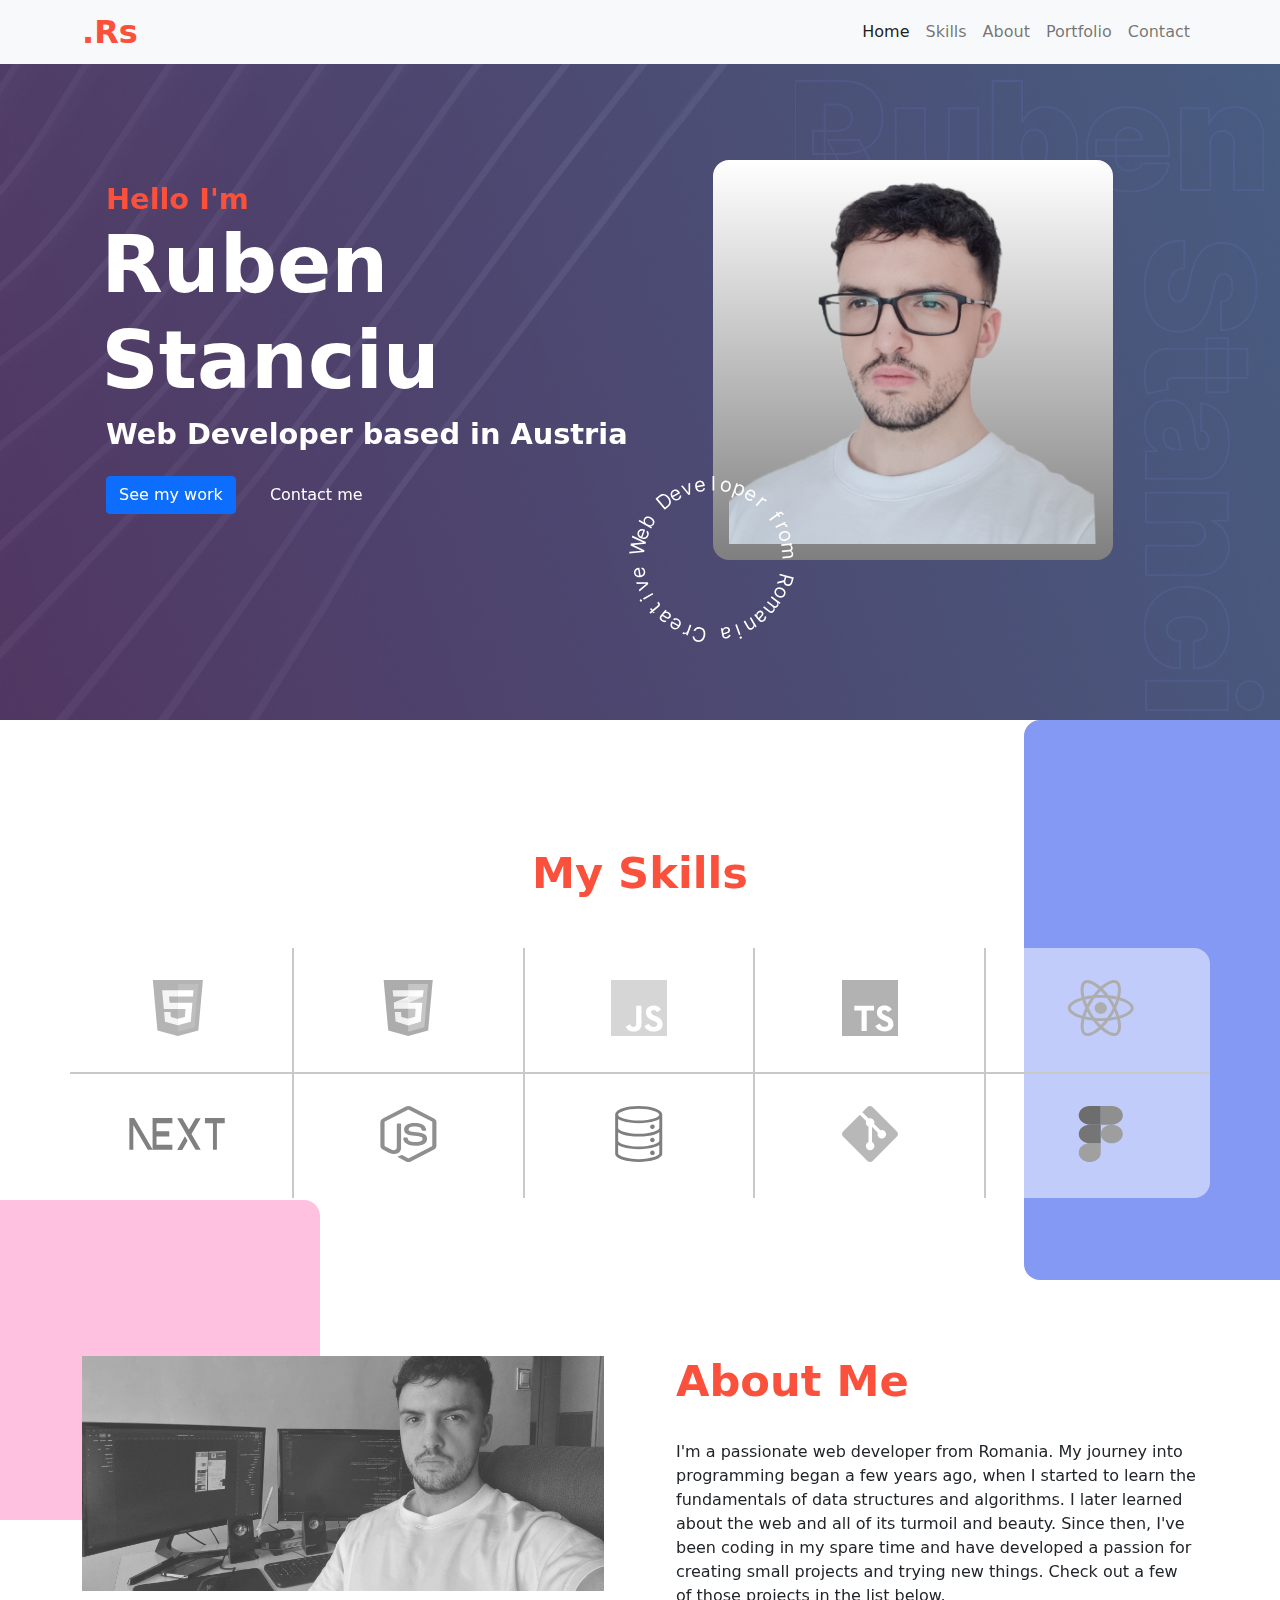
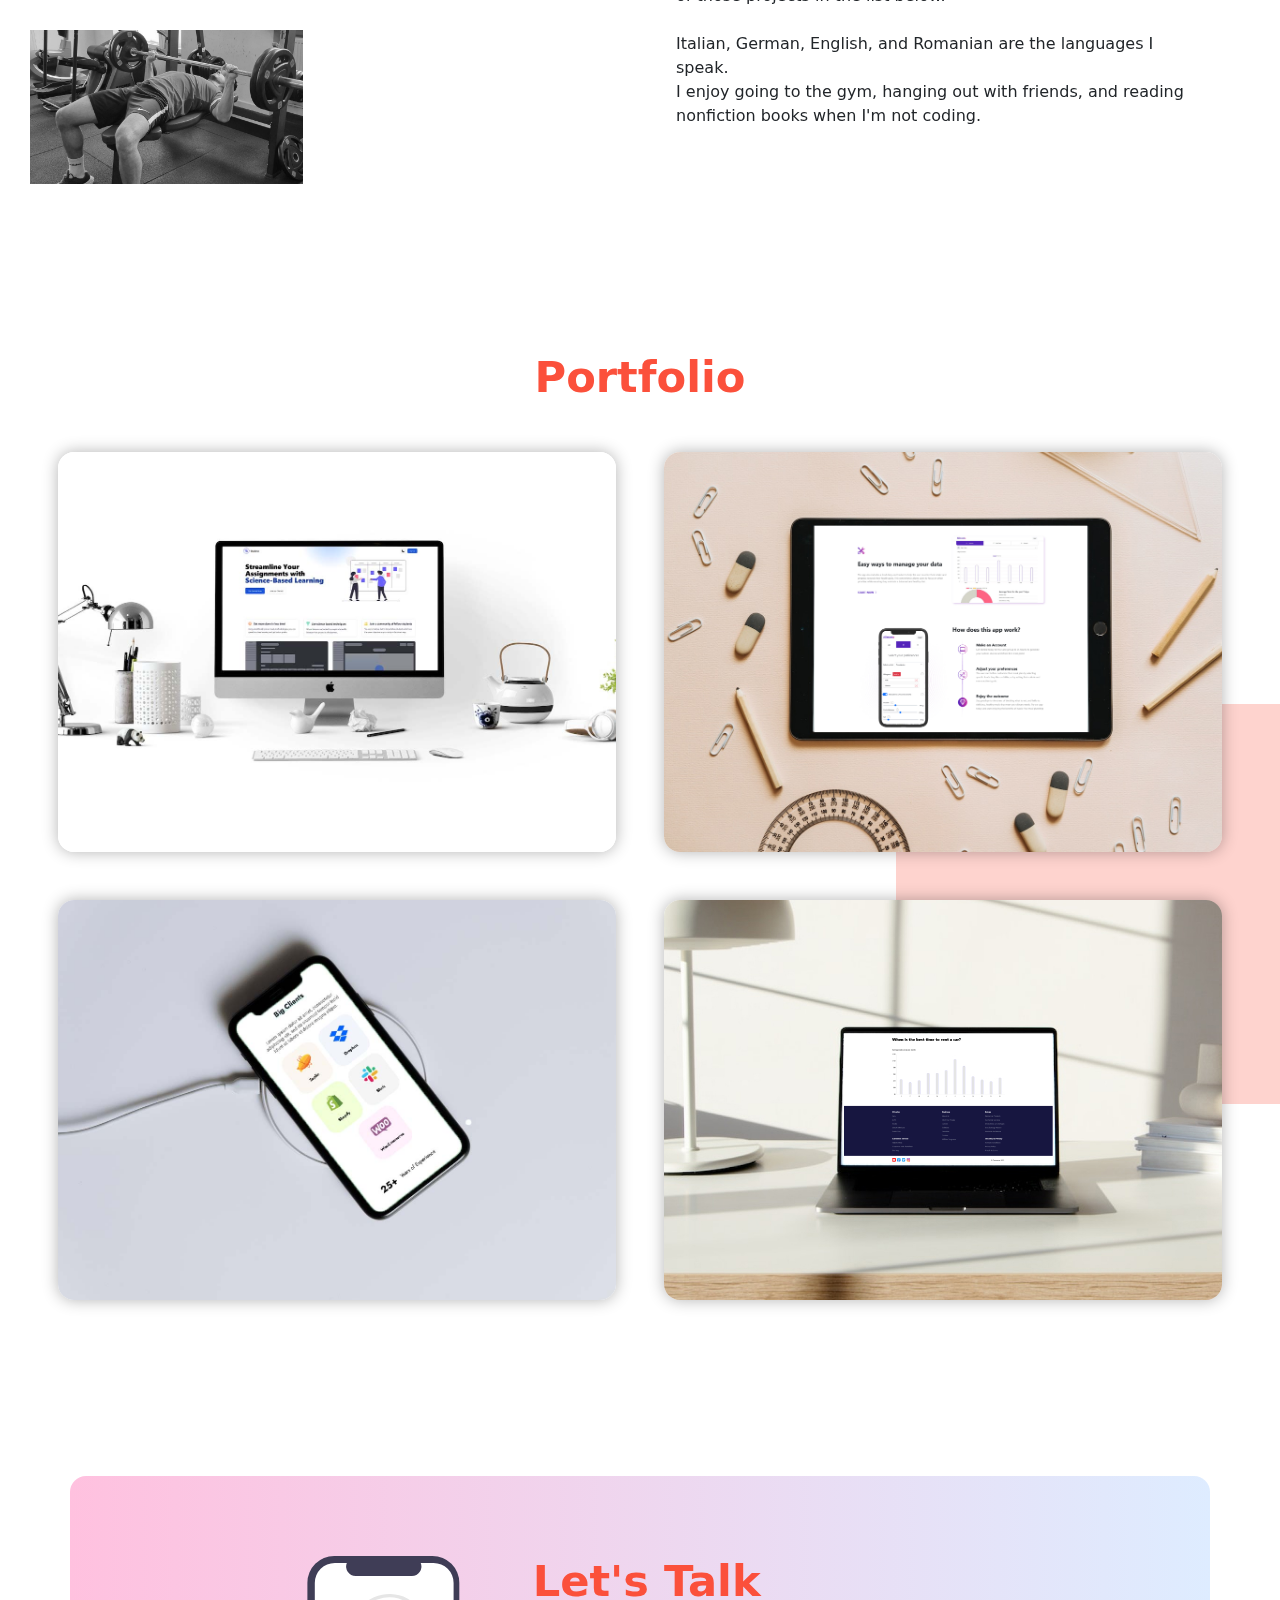
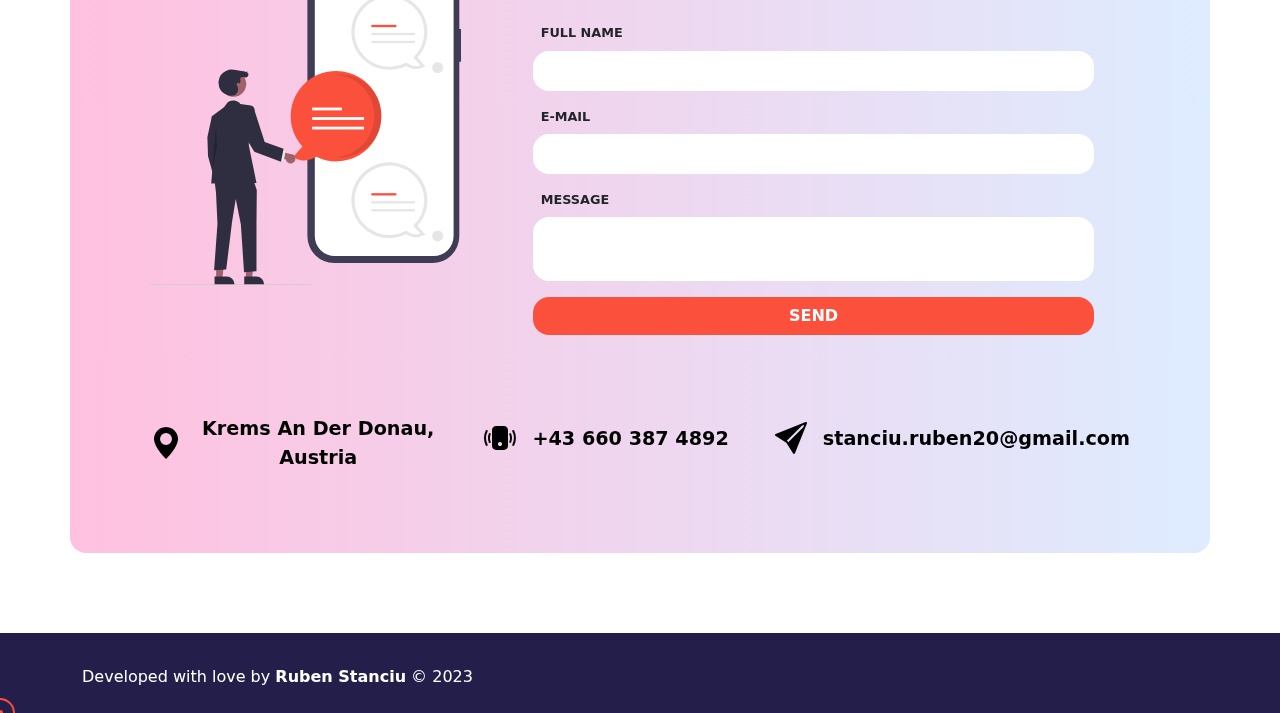
<file: index.html>
<!DOCTYPE html>
<html lang="en">
	<head>
		<meta charset="UTF-8" />
		<meta name="viewport" content="width=device-width, initial-scale=1.0" />
		<title>Ruben Stanciu</title>
		<meta
			name="description"
			content="Ruben Stanciu's personal portfolio website."
		/>
		<link rel="stylesheet" href="./css/bootstrap-icons.min.css" />
		<link rel="stylesheet" href="./css/bootstrap.min.css" />
		<link rel="stylesheet" href="./css/main.css" />
		<script src="./js/intersection-observer.js"></script>
		<script src="./js/functions.js"></script>
	</head>

	<body>
		<main>
			<!-- BEGIN WATERMARKS -->
			<div id="watermarks-container">
				<div id="watermark-1"></div>
				<div id="watermark-2"></div>
				<div id="watermark-3"></div>
				<div id="watermark-4"></div>
			</div>
			<!-- END WATERMARKS -->

			<!-- BEGIN NAVBAR -->
			<nav
				id="navbar"
				class="navbar navbar-expand-lg navbar-light fixed-top bg-light"
			>
				<div
					class="container d-flex justify-content-between align-items-center"
				>
					<a class="navbar-logo" href="#" data-hover="true">.Rs</a>
					<button
						class="navbar-toggler"
						type="button"
						data-bs-toggle="collapse"
						data-bs-target="#navbarScroll"
						aria-controls="navbarScroll"
						aria-expanded="false"
						aria-label="Toggle navigation"
					>
						<span class="navbar-toggler-icon"></span>
					</button>
					<div
						class="collapse navbar-collapse justify-content-end"
						id="navbarScroll"
					>
						<ul
							class="navbar-nav my-2 my-lg-0"
							style="--bs-scroll-height: 100px"
						>
							<li class="nav-item" data-hover="true">
								<a
									class="nav-link active"
									aria-current="page"
									href="/#"
									>Home</a
								>
							</li>
							<li class="nav-item" data-hover="true">
								<a class="nav-link" href="/#skills">Skills</a>
							</li>
							<li class="nav-item" data-hover="true">
								<a class="nav-link" href="/#about">About</a>
							</li>
							<li class="nav-item" data-hover="true">
								<a class="nav-link" href="/#portfolio"
									>Portfolio</a
								>
							</li>
							<li class="nav-item" data-hover="true">
								<a class="nav-link" href="/#contact">Contact</a>
							</li>
						</ul>
					</div>
				</div>
			</nav>
			<!-- END NAVBAR -->

			<!--  START BANNER -->
			<section class="main-banner">
				<div class="main-banner-overlay" aria-hidden="true">
					<img
						class="main-banner-overlay--1"
						src="./img/ruben.svg"
						alt=""
					/>
					<img
						class="main-banner-overlay--2"
						src="./img/stanciu.svg"
						alt=""
					/>
				</div>
				<div class="row container mx-auto align-items-center">
					<div class="col-lg">
						<h1 class="main-title">
							<div class="main-title__leaf--1">Hello I'm</div>
							<div class="main-title__leaf--2">Ruben Stanciu</div>
						</h1>
						<h2 class="main-subtitle">
							Web Developer based in Austria
						</h2>
						<div class="my-4 main-cta">
							<a
								class="btn btn-primary me-3"
								href="#portfolio"
								data-hover="true"
								>See my work</a
							>
							<a
								class="btn text-white"
								href="#contact"
								data-hover="true"
								>Contact me</a
							>
						</div>
					</div>
					<div class="col-lg">
						<div class="main-img-container">
							<img
								class="w-100"
								src="./img/banner-img.png"
								alt="Picture of Ruben Stanciu wearing a white shirt and glasses"
							/>
							<div
								class="main-img-text"
								aria-label='Rotating text saying: "Creative Web Developer from Romania"'
							>
								<img src="./img/banner-text.svg" alt="" />
							</div>
						</div>
					</div>
				</div>
			</section>
			<!--  END BANNER -->

			<!--  START SKILLS -->
			<section id="skills" class="skills">
				<div class="text-center my-5">
					<h2 class="heading-1">My Skills</h2>
				</div>
				<div class="skills-grid container">
					<ul class="row list-unstyled">
						<li class="skills-grid-item opacity" data-title="HTML">
							<figure>
								<img
									src="./img/icons/HTML.svg"
									alt="HTML logo"
								/>
								<figcaption>HTML</figcaption>
							</figure>
						</li>
						<li class="skills-grid-item opacity" data-title="CSS">
							<figure>
								<img src="./img/icons/CSS.svg" alt="CSS logo" />
								<figcaption>CSS</figcaption>
							</figure>
						</li>
						<li class="skills-grid-item" data-title="Javascript">
							<figure>
								<img
									src="./img/icons/JS.svg"
									alt="Javascript logo"
								/>
								<figcaption>Javascript</figcaption>
							</figure>
						</li>
						<li
							class="skills-grid-item opacity"
							data-title="Typescript"
						>
							<figure>
								<img
									src="./img/icons/TS.svg"
									alt="Typescript logo"
								/>
								<figcaption>Typescript</figcaption>
							</figure>
						</li>
						<li class="skills-grid-item" data-title="React">
							<figure>
								<img
									src="./img/icons/REACT.svg"
									alt="ReactJS logo"
								/>
								<figcaption>React JS</figcaption>
							</figure>
						</li>
						<li
							class="skills-grid-item opacity"
							data-title="Next JS"
						>
							<figure>
								<img
									src="./img/icons/NEXT.svg"
									alt="NextJS logo"
								/>
								<figcaption>Next JS</figcaption>
							</figure>
						</li>
						<li class="skills-grid-item" data-title="Node JS">
							<figure>
								<img
									src="./img/icons/NODE.svg"
									alt="NodeJS logo"
								/>
								<figcaption>Node JS</figcaption>
							</figure>
						</li>
						<li class="skills-grid-item opacity" data-title="Sql">
							<figure>
								<img src="./img/icons/SQL.svg" alt="SQL logo" />
								<figcaption>SQL</figcaption>
							</figure>
						</li>
						<li class="skills-grid-item opacity" data-title="Git">
							<figure>
								<img src="./img/icons/GIT.svg" alt="Git logo" />
								<figcaption>GIT</figcaption>
							</figure>
						</li>
						<li class="skills-grid-item" data-title="Figma">
							<figure>
								<img
									src="./img/icons/FIGMA.svg"
									alt="Figma logo"
								/>
								<figcaption>Figma</figcaption>
							</figure>
						</li>
					</ul>
				</div>
			</section>
			<!--  END SKILLS -->

			<!--  START ABOUT -->
			<section id="about" class="about row gap-5 container">
				<div class="about__img col-lg">
					<img
						class="about__img__1"
						src="./img/about.jpg"
						alt="Selfie style photo of Ruben Stanciu at his home office."
					/>
					<img
						class="about__img__2"
						src="./img/about-1.jpg"
						alt="Photo of Ruben Stanciu while doing a bench execise at the GYM"
					/>
				</div>
				<div class="about__content col-lg">
					<h2 class="heading-1 about__content__heading">About Me</h2>
					<p class="about__content__text">
						I'm a passionate web developer from Romania. My journey
						into programming began a few years ago, when I started
						to learn the fundamentals of data structures and
						algorithms. I later learned about the web and all of its
						turmoil and beauty. Since then, I've been coding in my
						spare time and have developed a passion for creating
						small projects and trying new things. Check out a few of
						those projects in the list below.
						<br /><br />
						Italian, German, English, and Romanian are the languages
						I speak.
						<br />
						I enjoy going to the gym, hanging out with friends, and
						reading nonfiction books when I'm not coding.
					</p>
				</div>
			</section>
			<!--  END ABOUT -->

			<!--  START PORTFOLIO -->
			<section id="portfolio" class="portfolio container">
				<div class="text-center my-5">
					<h2 class="heading-1">Portfolio</h2>
				</div>
				<ul class="portfolio__projects list-unstyled">
					<div class="row gap-5">
						<li
							tabindex="0"
							class="portfolio__projects__item col-lg"
						>
							<img
								class="portfolio__projects__item__img"
								src="./img/studone-mockup.jpg"
								alt="Mockup of Studone Project landing page"
							/>
							<div class="portfolio__projects__item__content">
								<hgroup>
									<h4
										class="portfolio__projects__item__content__heding"
									>
										Studone
									</h4>
									<h3
										class="portfolio__projects__item__content__descripition"
									>
										A study enhancement web application
									</h3>
								</hgroup>
								<div>
									<ul class="list-unstyled d-flex flex-wrap">
										<li class="me-3">
											<strong>TYPESCRIPT</strong>
										</li>
										<li class="me-3">
											<strong>NEXT JS</strong>
										</li>
										<li class="me-3">
											<strong>TAILWIND CSS</strong>
										</li>
										<li><strong>SQL</strong></li>
									</ul>
									<a
										href="/studone"
										class="btn btn-dark mt-3"
										target="_blank"
										data-hover="true"
									>
										<span class="me-2">View Site</span>
										<i class="bi bi-box-arrow-up-right"></i>
									</a>
									<a
										href="blogs/studone.html"
										class="btn btn-light mt-3"
										data-hover="true"
									>
										Learn More
									</a>
								</div>
							</div>
						</li>
						<li
							tabindex="0"
							class="portfolio__projects__item col-lg"
						>
							<img
								class="portfolio__projects__item__img"
								src="./img/alimento-mockup.jpg"
								alt="Mockup of Studone Project landing page"
							/>
							<div class="portfolio__projects__item__content">
								<hgroup>
									<h4
										class="portfolio__projects__item__content__heding"
									>
										Alimento
									</h4>
									<h3
										class="portfolio__projects__item__content__descripition"
									>
										Chat-GPT powered mealplan generator and
										macro nutrients tracker
									</h3>
								</hgroup>
								<div>
									<ul class="list-unstyled d-flex flex-wrap">
										<li class="me-3">
											<strong>TYPESCRIPT</strong>
										</li>
										<li class="me-3">
											<strong>NODE JS</strong>
										</li>
										<li class="me-3">
											<strong>EXPRESS JS</strong>
										</li>
										<li class="me-3">
											<strong>REACT</strong>
										</li>
										<li class="me-3">
											<strong>SQLITE</strong>
										</li>
										<li><strong>GPT-3</strong></li>
									</ul>
									<a
										href="/alimento"
										class="btn btn-dark mt-3"
										data-hover="true"
										target="_blank"
									>
										<span class="me-2">View Site</span>
										<i class="bi bi-box-arrow-up-right"></i>
									</a>
									<a
										href="blogs/alimento.html"
										class="btn btn-light mt-3"
										data-hover="true"
									>
										Learn More
									</a>
								</div>
							</div>
						</li>
					</div>
					<div class="row gap-5 mt-5">
						<li
							tabindex="0"
							class="portfolio__projects__item col-lg"
						>
							<img
								class="portfolio__projects__item__img"
								src="./img/dezvu-mockup.jpg"
								alt="Mockup of Studone Project landing page"
							/>
							<div class="portfolio__projects__item__content">
								<hgroup>
									<h4
										class="portfolio__projects__item__content__heding"
									>
										Dezvu
									</h4>
									<h3
										class="portfolio__projects__item__content__descripition"
									>
										A landingpage for a marketing agency
									</h3>
								</hgroup>
								<div>
									<ul class="list-unstyled d-flex flex-wrap">
										<li class="me-3">
											<strong>ANGULAR</strong>
										</li>
										<li class="me-3">
											<strong>SCSS</strong>
										</li>
										<li class="me-3">
											<strong>JASMINE</strong>
										</li>
										<li><strong>CYPRESS</strong></li>
									</ul>
									<a
										href="/dezvu"
										class="btn btn-dark mt-3"
										target="_blank"
										data-hover="true"
									>
										<span class="me-2">View Site</span>
										<i class="bi bi-box-arrow-up-right"></i>
									</a>
								</div>
							</div>
						</li>
						<li
							tabindex="0"
							class="portfolio__projects__item col-lg"
						>
							<img
								class="portfolio__projects__item__img"
								src="./img/drivenow-mockup.jpg"
								alt="Mockup of Studone Project landing page"
							/>
							<div class="portfolio__projects__item__content">
								<hgroup>
									<h4
										class="portfolio__projects__item__content__heding"
									>
										Drivenow
									</h4>
									<h3
										class="portfolio__projects__item__content__descripition"
									>
										A landingpage for car rental company
									</h3>
								</hgroup>
								<div>
									<ul class="list-unstyled d-flex flex-wrap">
										<li class="me-3">
											<strong>NEXT JS</strong>
										</li>
										<li><strong>TAILWIND CSS</strong></li>
									</ul>
									<a
										href="/drivenow"
										class="btn btn-dark mt-3"
										data-hover="true"
										target="_blank"
									>
										<span class="me-2">View Site</span>
										<i class="bi bi-box-arrow-up-right"></i>
									</a>
								</div>
							</div>
						</li>
					</div>
				</ul>
			</section>
			<!--  END PORTFOLIO -->

			<!--  START CONTACT -->
			<section id="contact" class="contact container">
				<div id="contact-form-container" class="row gap-5">
					<div class="col-lg-4 relative">
						<img
							class="contact__img"
							src="./img/messaging.svg"
							alt="Illustration of a phone with messages on screen"
						/>
					</div>
					<div class="col-lg-7">
						<h2 class="heading-1">Let's Talk</h2>
						<form id="contact-form" class="c-form">
							<div>
								<label for="name" class="c-form__label"
									>Full Name</label
								>
								<input
									type="text"
									name="name"
									id="form-name"
									class="c-form__input"
								/>
							</div>
							<div>
								<label for="email" class="c-form__label"
									>E-Mail</label
								>
								<input
									type="email"
									name="email"
									id="form-email"
									class="c-form__input"
								/>
							</div>
							<div>
								<label for="message" class="c-form__label"
									>Message</label
								>
								<textarea
									type="message"
									name="message"
									id="form-message"
									class="c-form__input"
								></textarea>
							</div>
							<button
								type="submit"
								class="btn c-submit"
								data-hover="true"
							>
								Send
							</button>
						</form>
					</div>
				</div>
				<ul class="list-unstyled row text-center contact__info">
					<li class="col-lg">
						<a
							href="https://goo.gl/maps/RQJuJT8XUodSjWc28"
							class="contact__info__item"
							target="_blank"
							data-hover="true"
						>
							<i class="bi bi-geo-alt-fill"></i>
							<span>Krems An Der Donau, Austria</span>
						</a>
					</li>
					<li class="col-lg">
						<a
							href="tel:+436603874892"
							class="contact__info__item"
							data-hover="true"
						>
							<i class="bi bi-phone-vibrate-fill"></i>
							<span>+43 660 387 4892</span>
						</a>
					</li>
					<li class="col-lg">
						<a
							href="mailto:stanciu.ruben20@gmail.com"
							class="contact__info__item"
							data-hover="true"
						>
							<i class="bi bi-send-fill"></i>
							<span>stanciu.ruben20@gmail.com</span>
						</a>
					</li>
				</ul>
				<dialog id="contact-modal">
					<h3 id="contact-modal__title" class="break-words"></h3>
					<ul
						id="contact-modal__info"
						class="list-unstyled text-danger"
					></ul>
					<div class="d-flex justify-content-end">
						<button
							id="contact-modal__dismiss"
							type="button"
							class="btn"
						>
							Close
						</button>
					</div>
				</dialog>
			</section>
			<!--  END CONTACT -->

			<footer class="py-2">
				<p class="container pt-4">
					Developed with love by <strong>Ruben Stanciu</strong> © 2023
				</p>
			</footer>
		</main>

		<!-- START CURSOR -->
		<div id="cursor-1"></div>
		<div id="cursor-2"></div>
		<!-- END CURSOR -->

		<script src="./js/bootstrap-bundle.min.js"></script>
		<script src="./js/main.js"></script>
		<script src="./js/form.js"></script>
	</body>
</html>
</file>
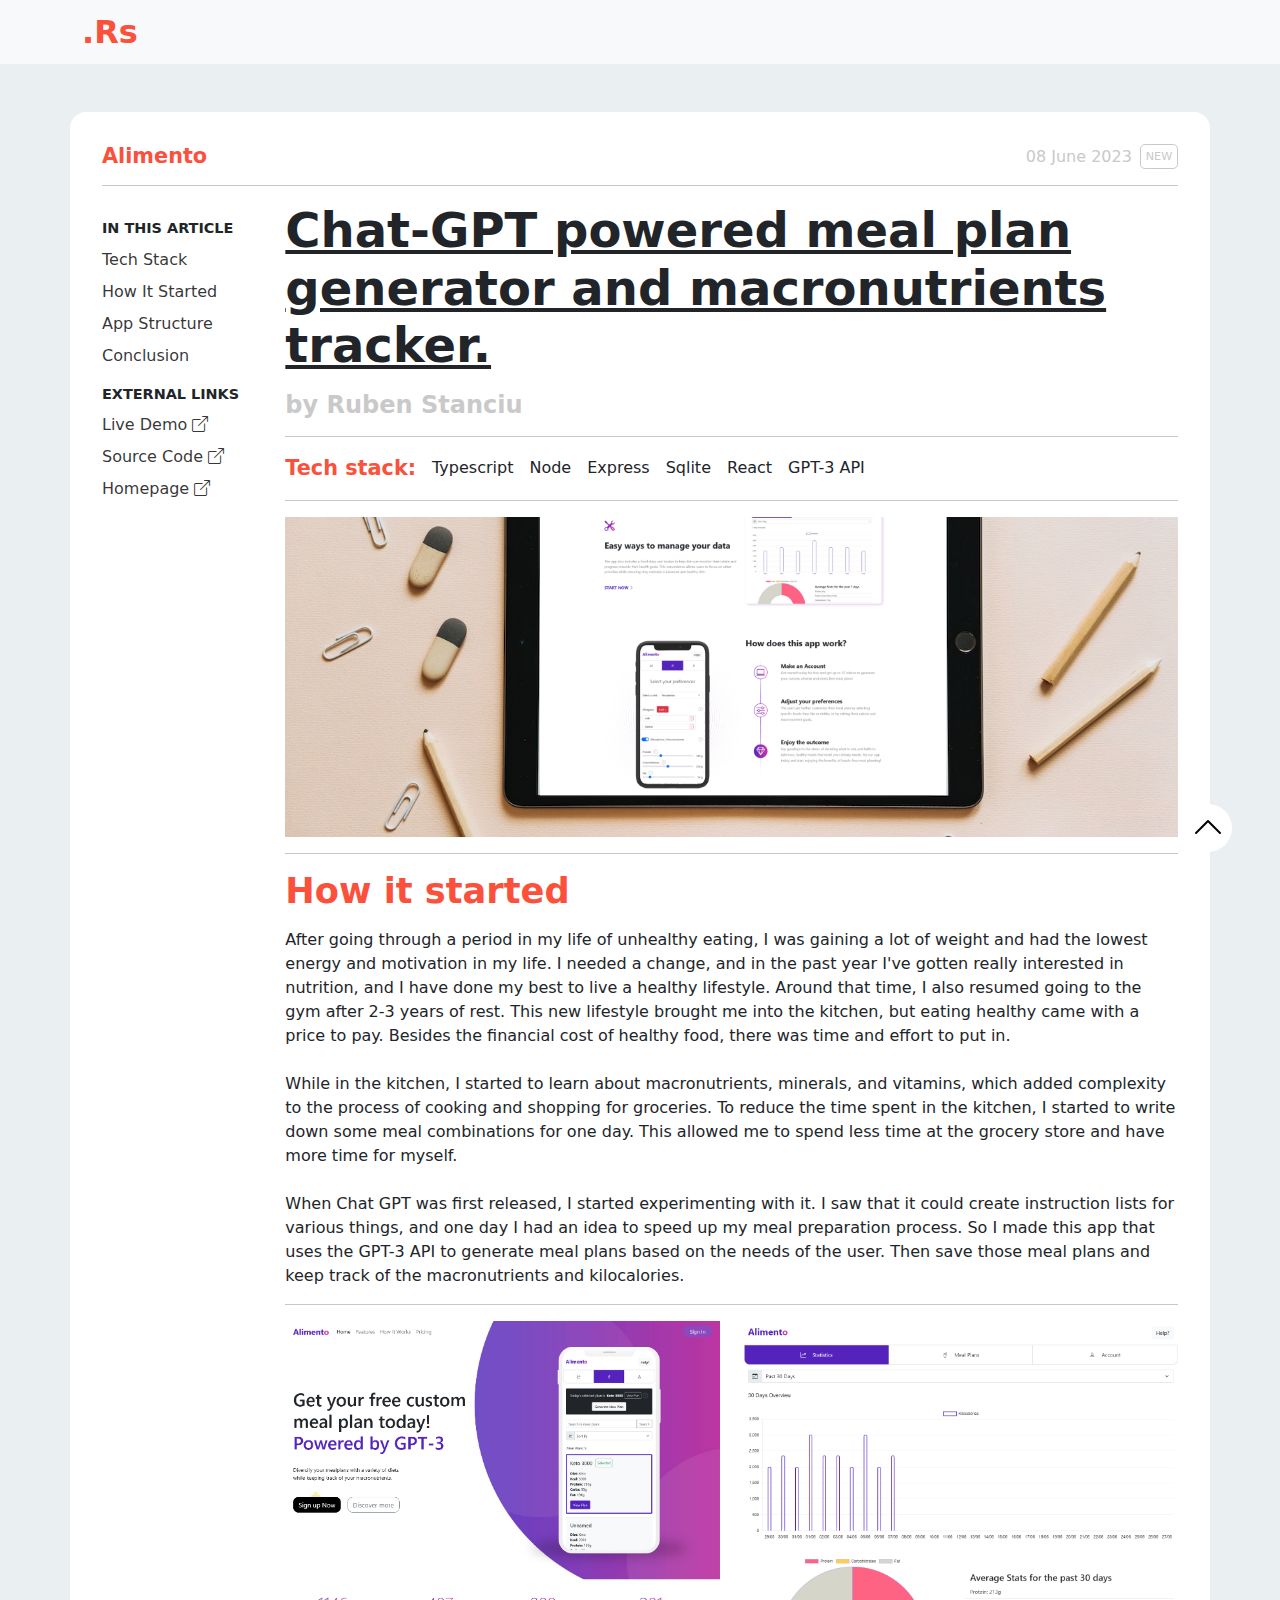
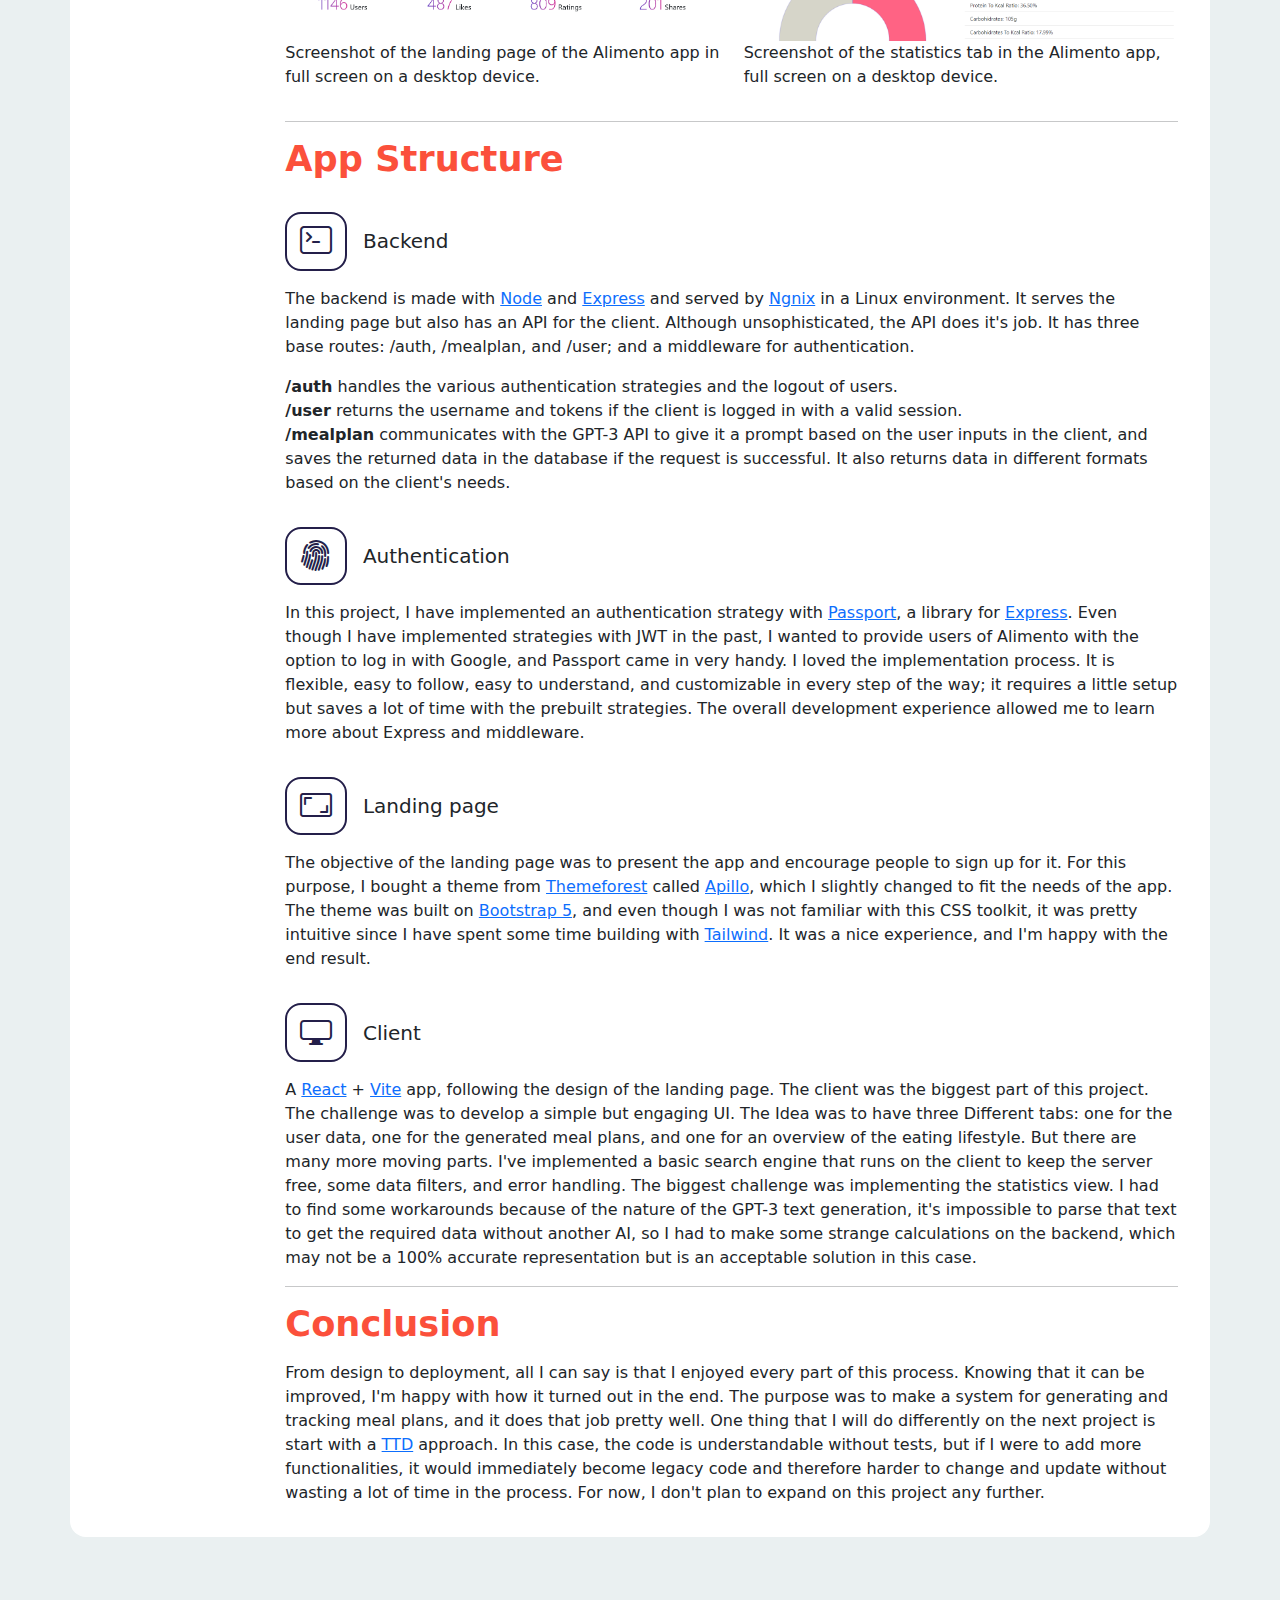
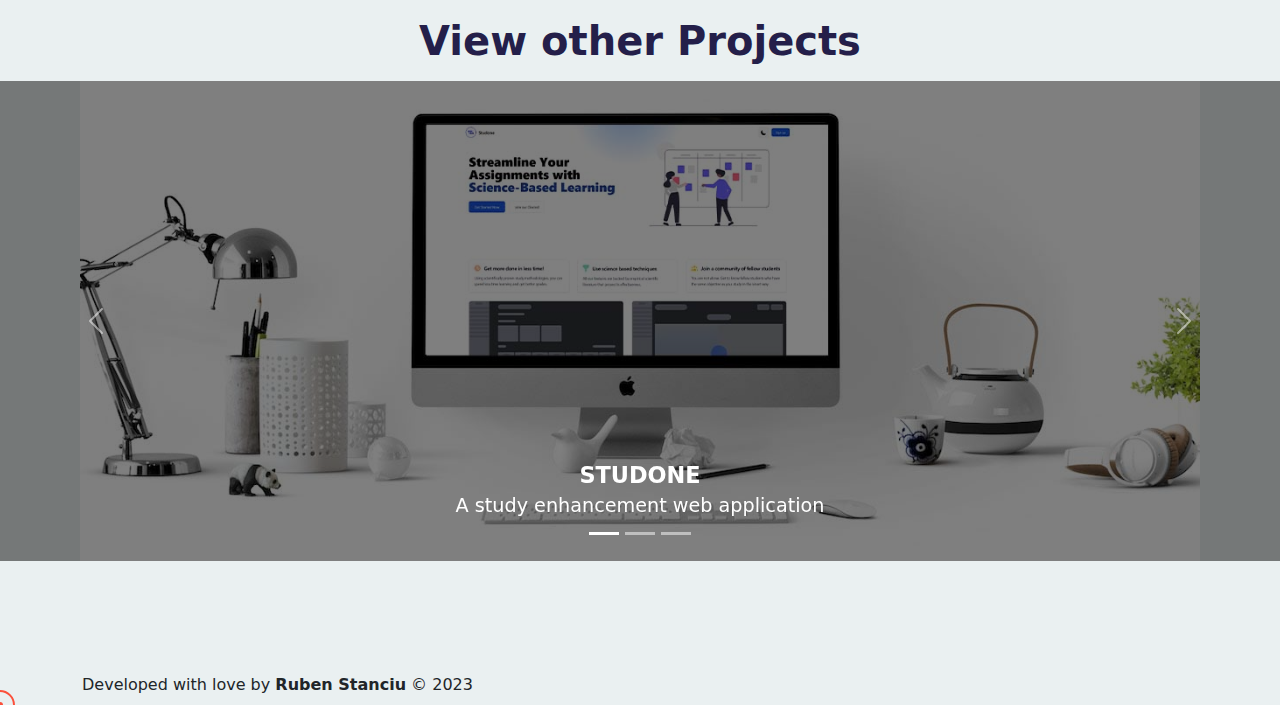
<file: blogs/alimento.html>
<!DOCTYPE html>
<html lang="en">
	<head>
		<meta charset="UTF-8" />
		<meta name="viewport" content="width=device-width, initial-scale=1.0" />
		<title>Ruben Stanciu - Alimento</title>
		<meta name="description" content="Alimento's development explained" />
		<link rel="stylesheet" href="../css/bootstrap-icons.min.css" />
		<link rel="stylesheet" href="../css/bootstrap.min.css" />
		<link rel="stylesheet" href="../css/blogs.css" />
		<script src="../js/intersection-observer.js"></script>
		<script src="../js/functions.js"></script>
	</head>

	<body>
		<main>
			<!-- BEGIN NAVBAR -->
			<nav id="navbar" class="navbar navbar-light bg-light">
				<div
					class="container d-flex justify-content-between align-items-center"
				>
					<a
						data-hover="true"
						class="navbar-logo"
						href="/"
						data-hover="true"
						>.Rs</a
					>
				</div>
			</nav>
			<!-- END NAVBAR -->

			<article class="container-md main-article">
				<div class="main-article__header">
					<h4 class="main-article__header__name">Alimento</h4>
					<h6 class="main-article__header__date">
						08 June 2023
						<small>NEW</small>
					</h6>
				</div>
				<hr />
				<div class="row">
					<nav class="col-lg-2 main-article__nav">
						<dl class="main-article__nav__list">
							<dt>In this article</dt>
							<dd>
								<a data-hover="true" href="#tech-stack">
									Tech Stack
								</a>
							</dd>
							<dd>
								<a data-hover="true" href="#how-it-started"
									>How It Started</a
								>
							</dd>
							<dd>
								<a data-hover="true" href="#structure"
									>App Structure</a
								>
							</dd>
							<dd>
								<a data-hover="true" href="#conclusion"
									>Conclusion</a
								>
							</dd>
						</dl>
						<dl class="main-article__nav__list">
							<dt>External links</dt>
							<dd>
								<a
									data-hover="true"
									target="_blank"
									href="https://www.rubenstanciu.com/alimento"
								>
									Live Demo
									<i class="bi bi-box-arrow-up-right"></i>
								</a>
							</dd>
							<dd>
								<a
									data-hover="true"
									target="_blank"
									href="https://github.com/stanciuruben/alimento"
								>
									Source Code
									<i class="bi bi-box-arrow-up-right"></i>
								</a>
							</dd>
							<dd>
								<a
									data-hover="true"
									target="_blank"
									href="https://www.rubenstanciu.com"
								>
									Homepage
									<i class="bi bi-box-arrow-up-right"></i>
								</a>
							</dd>
						</dl>
					</nav>
					<div class="col-lg-10 relative d-flex flex-column gap-3">
						<h1 class="main-article__title">
							Chat-GPT powered meal plan generator and
							macronutrients tracker.
						</h1>
						<h4 class="main-article__author">by Ruben Stanciu</h4>
						<hr />
						<dl id="tech-stack" class="main-article__tech-stack">
							<dt>Tech stack:</dt>
							<dd>Typescript</dd>
							<dd>Node</dd>
							<dd>Express</dd>
							<dd>Sqlite</dd>
							<dd>React</dd>
							<dd>GPT-3 API</dd>
						</dl>
						<hr />
						<img
							class="main-article__img"
							src="../img/alimento-mockup.jpg"
							alt=""
						/>
						<hr />
						<h2 id="how-it-started" class="main-article__subtitle">
							How it started
						</h2>
						<p>
							After going through a period in my life of unhealthy
							eating, I was gaining a lot of weight and had the
							lowest energy and motivation in my life. I needed a
							change, and in the past year I've gotten really
							interested in nutrition, and I have done my best to
							live a healthy lifestyle. Around that time, I also
							resumed going to the gym after 2-3 years of rest.
							This new lifestyle brought me into the kitchen, but
							eating healthy came with a price to pay. Besides the
							financial cost of healthy food, there was time and
							effort to put in.
							<br /><br />
							While in the kitchen, I started to learn about
							macronutrients, minerals, and vitamins, which added
							complexity to the process of cooking and shopping
							for groceries. To reduce the time spent in the
							kitchen, I started to write down some meal
							combinations for one day. This allowed me to spend
							less time at the grocery store and have more time
							for myself.
							<br /><br />
							When Chat GPT was first released, I started
							experimenting with it. I saw that it could create
							instruction lists for various things, and one day I
							had an idea to speed up my meal preparation process.
							So I made this app that uses the GPT-3 API to
							generate meal plans based on the needs of the user.
							Then save those meal plans and keep track of the
							macronutrients and kilocalories.
						</p>
						<hr />
						<div class="row">
							<figure class="col-md">
								<img
									class="main-article__img"
									src="../img/alimento-1.png"
									alt=""
								/>
								<figcaption>
									Screenshot of the landing page of the
									Alimento app in full screen on a desktop
									device.
								</figcaption>
							</figure>
							<figure class="col-md mt-4 mt-md-0">
								<img
									class="main-article__img"
									src="../img/alimento-2.png"
									alt=""
								/>
								<figcaption>
									Screenshot of the statistics tab in the
									Alimento app, full screen on a desktop
									device.
								</figcaption>
							</figure>
						</div>
						<hr />
						<h2 id="structure" class="main-article__subtitle mb-3">
							App Structure
						</h2>
						<div class="d-flex align-items-center">
							<i
								class="bi bi-terminal main-article__icon me-3"
							></i>
							<h5 class="mb-0">Backend</h5>
						</div>
						<p>
							The backend is made with
							<a
								data-hover="true"
								target="_blank"
								href="https://nodejs.org/en"
								>Node</a
							>
							and
							<a
								data-hover="true"
								target="_blank"
								href="https://expressjs.com/"
								>Express</a
							>
							and served by
							<a
								data-hover="true"
								target="_blank"
								href="https://nginx.org/en/"
								>Ngnix</a
							>
							in a Linux environment. It serves the landing page
							but also has an API for the client. Although
							unsophisticated, the API does it's job. It has three
							base routes: /auth, /mealplan, and /user; and a
							middleware for authentication.
						</p>
						<ul class="list-unstyled mb-3">
							<li>
								<b>/auth</b> handles the various authentication
								strategies and the logout of users.
							</li>
							<li>
								<b>/user</b> returns the username and tokens if
								the client is logged in with a valid session.
							</li>
							<li>
								<b>/mealplan</b> communicates with the GPT-3 API
								to give it a prompt based on the user inputs in
								the client, and saves the returned data in the
								database if the request is successful. It also
								returns data in different formats based on the
								client's needs.
							</li>
						</ul>
						<div class="d-flex align-items-center">
							<i
								class="bi bi-fingerprint main-article__icon me-3"
							></i>
							<h5 class="mb-0">Authentication</h5>
						</div>
						<p class="mb-3">
							In this project, I have implemented an
							authentication strategy with
							<a
								href="https://www.passportjs.org/"
								data-hover="true"
								target="_blank"
								>Passport</a
							>, a library for
							<a
								data-hover="true"
								href="https://expressjs.com/"
								target="_blank"
								>Express</a
							>. Even though I have implemented strategies with
							JWT in the past, I wanted to provide users of
							Alimento with the option to log in with Google, and
							Passport came in very handy. I loved the
							implementation process. It is flexible, easy to
							follow, easy to understand, and customizable in
							every step of the way; it requires a little setup
							but saves a lot of time with the prebuilt
							strategies. The overall development experience
							allowed me to learn more about Express and
							middleware.
						</p>
						<div class="d-flex align-items-center">
							<i
								class="bi bi-aspect-ratio main-article__icon me-3"
							></i>
							<h5 class="mb-0">Landing page</h5>
						</div>
						<p class="mb-3">
							The objective of the landing page was to present the
							app and encourage people to sign up for it. For this
							purpose, I bought a theme from
							<a
								data-hover="true"
								target="_blank"
								href="https://themeforest.net/"
								>Themeforest</a
							>
							called
							<a
								data-hover="true"
								target="_blank"
								href="https://themeforest.net/item/appilo-app-landing-page/22227898"
								>Apillo</a
							>, which I slightly changed to fit the needs of the
							app. The theme was built on
							<a
								data-hover="true"
								href="https://getbootstrap.com/"
								>Bootstrap 5</a
							>, and even though I was not familiar with this CSS
							toolkit, it was pretty intuitive since I have spent
							some time building with
							<a
								data-hover="true"
								target="_blank"
								href="https://tailwindcss.com/"
								>Tailwind</a
							>. It was a nice experience, and I'm happy with the
							end result.
						</p>
						<div class="d-flex align-items-center">
							<i
								class="bi bi-display main-article__icon me-3"
							></i>
							<h5 class="mb-0">Client</h5>
						</div>
						<p>
							A
							<a
								data-hover="true"
								target="_blank"
								href="https://react.dev/"
								>React</a
							>
							+
							<a
								data-hover="true"
								target="_blank"
								href="https://vitejs.dev/"
								>Vite</a
							>
							app, following the design of the landing page. The
							client was the biggest part of this project. The
							challenge was to develop a simple but engaging UI.
							The Idea was to have three Different tabs: one for
							the user data, one for the generated meal plans, and
							one for an overview of the eating lifestyle. But
							there are many more moving parts. I've implemented a
							basic search engine that runs on the client to keep
							the server free, some data filters, and error
							handling. The biggest challenge was implementing the
							statistics view. I had to find some workarounds
							because of the nature of the GPT-3 text generation,
							it's impossible to parse that text to get the
							required data without another AI, so I had to make
							some strange calculations on the backend, which may
							not be a 100% accurate representation but is an
							acceptable solution in this case.
						</p>
						<hr />
						<h2 id="conclusion" class="main-article__subtitle">
							Conclusion
						</h2>
						<p>
							From design to deployment, all I can say is that I
							enjoyed every part of this process. Knowing that it
							can be improved, I'm happy with how it turned out in
							the end. The purpose was to make a system for
							generating and tracking meal plans, and it does that
							job pretty well. One thing that I will do
							differently on the next project is start with a
							<a
								data-hover="true"
								target="_blank"
								href="https://en.wikipedia.org/wiki/Test-driven_development"
								>TTD</a
							>
							approach. In this case, the code is understandable
							without tests, but if I were to add more
							functionalities, it would immediately become legacy
							code and therefore harder to change and update
							without wasting a lot of time in the process. For
							now, I don't plan to expand on this project any
							further.
						</p>
					</div>
				</div>
			</article>

			<section class="carousel-container">
				<h2 class="carousel-title">View other Projects</h2>
				<div id="carouselExampleDark" class="carousel slide">
					<div class="carousel-inner">
						<div
							class="carousel-item active"
							data-bs-interval="10000"
						>
							<img
								src="../img/studone-mockup.jpg"
								class="carousel-item-img"
								alt="..."
							/>
							<a
								data-hover="true"
								href="studone.html"
								class="carousel-caption"
							>
								<strong>Studone</strong>
								<span>A study enhancement web application</span>
							</a>
						</div>
						<div class="carousel-item" data-bs-interval="2000">
							<img
								src="../img/dezvu-mockup.jpg"
								class="carousel-item-img"
								alt="..."
							/>
							<a
								data-hover="true"
								href="dezvu.html"
								class="carousel-caption"
							>
								<strong>Dezvu</strong>
								<span
									>A landingpage for a marketing agency</span
								>
							</a>
						</div>
						<div class="carousel-item">
							<img
								src="../img/drivenow-mockup.jpg"
								class="carousel-item-img"
								alt="..."
							/>
							<a
								data-hover="true"
								href="drivenow.html"
								class="carousel-caption"
							>
								<strong>Drivenow</strong>
								<span
									>A landingpage for car rental company</span
								>
							</a>
						</div>
					</div>
					<div class="carousel-indicators">
						<button
							data-hover="true"
							type="button"
							data-bs-target="#carouselExampleDark"
							data-bs-slide-to="0"
							class="active"
							aria-current="true"
							aria-label="Slide 1"
						></button>
						<button
							data-hover="true"
							type="button"
							data-bs-target="#carouselExampleDark"
							data-bs-slide-to="1"
							aria-label="Slide 2"
						></button>
						<button
							data-hover="true"
							type="button"
							data-bs-target="#carouselExampleDark"
							data-bs-slide-to="2"
							aria-label="Slide 3"
						></button>
					</div>
					<button
						data-hover="true"
						class="carousel-control-prev"
						type="button"
						data-bs-target="#carouselExampleDark"
						data-bs-slide="prev"
					>
						<span
							class="carousel-control-prev-icon"
							aria-hidden="true"
						></span>
						<span class="visually-hidden">Previous</span>
					</button>
					<button
						data-hover="true"
						class="carousel-control-next"
						type="button"
						data-bs-target="#carouselExampleDark"
						data-bs-slide="next"
					>
						<span
							class="carousel-control-next-icon"
							aria-hidden="true"
						></span>
						<span class="visually-hidden">Next</span>
					</button>
				</div>
			</section>

			<footer class="py-2">
				<p class="container pt-4">
					Developed with love by <strong>Ruben Stanciu</strong> © 2023
				</p>
			</footer>
		</main>

		<a
			data-bs-toggle="tooltip"
			data-bs-placement="left"
			data-bs-title="Back to top"
			href="#"
			data-hover="true"
			id="back-to-top"
			aria-label="Back to top"
		>
			<i class="bi bi-chevron-up"></i>
		</a>

		<!-- START CURSOR -->
		<div id="cursor-1"></div>
		<div id="cursor-2"></div>
		<!-- END CURSOR -->

		<script src="../js/bootstrap-bundle.min.js"></script>
		<script src="../js/main.js"></script>
	</body>
</html>
</file>
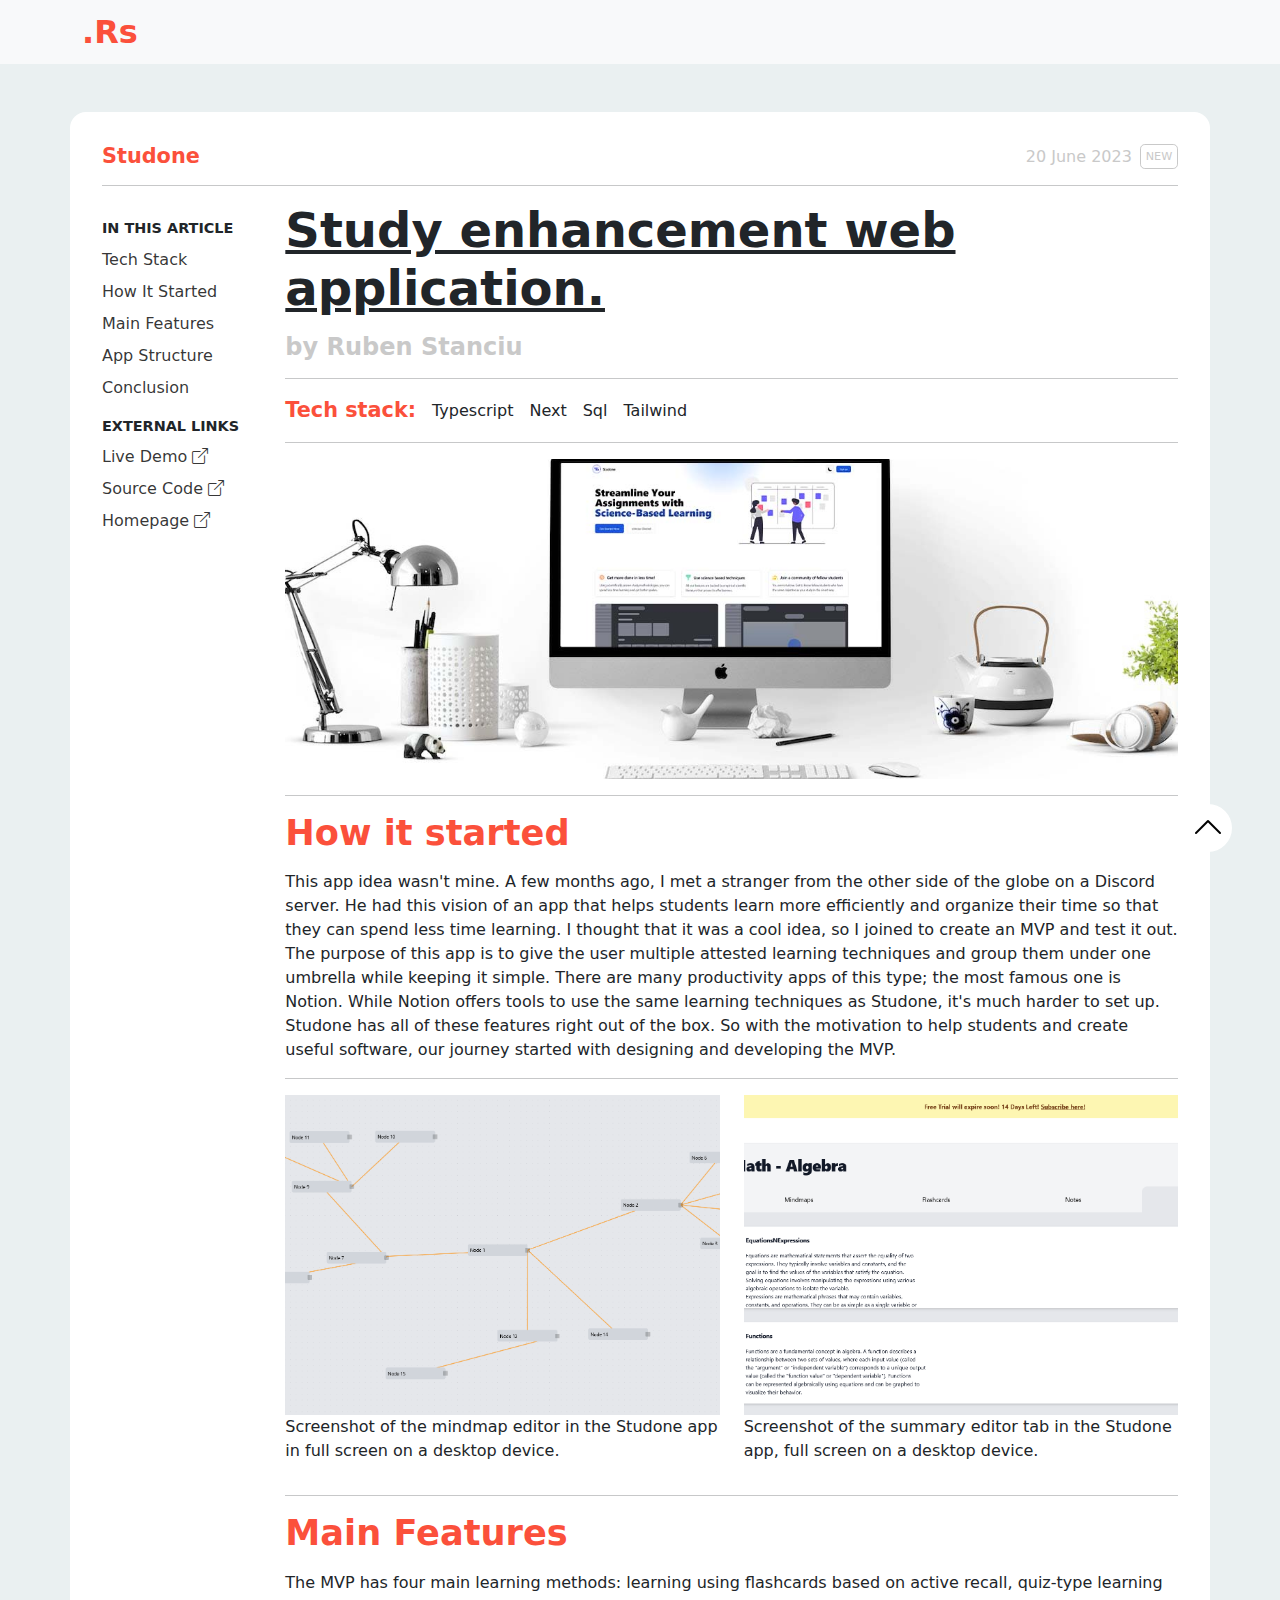
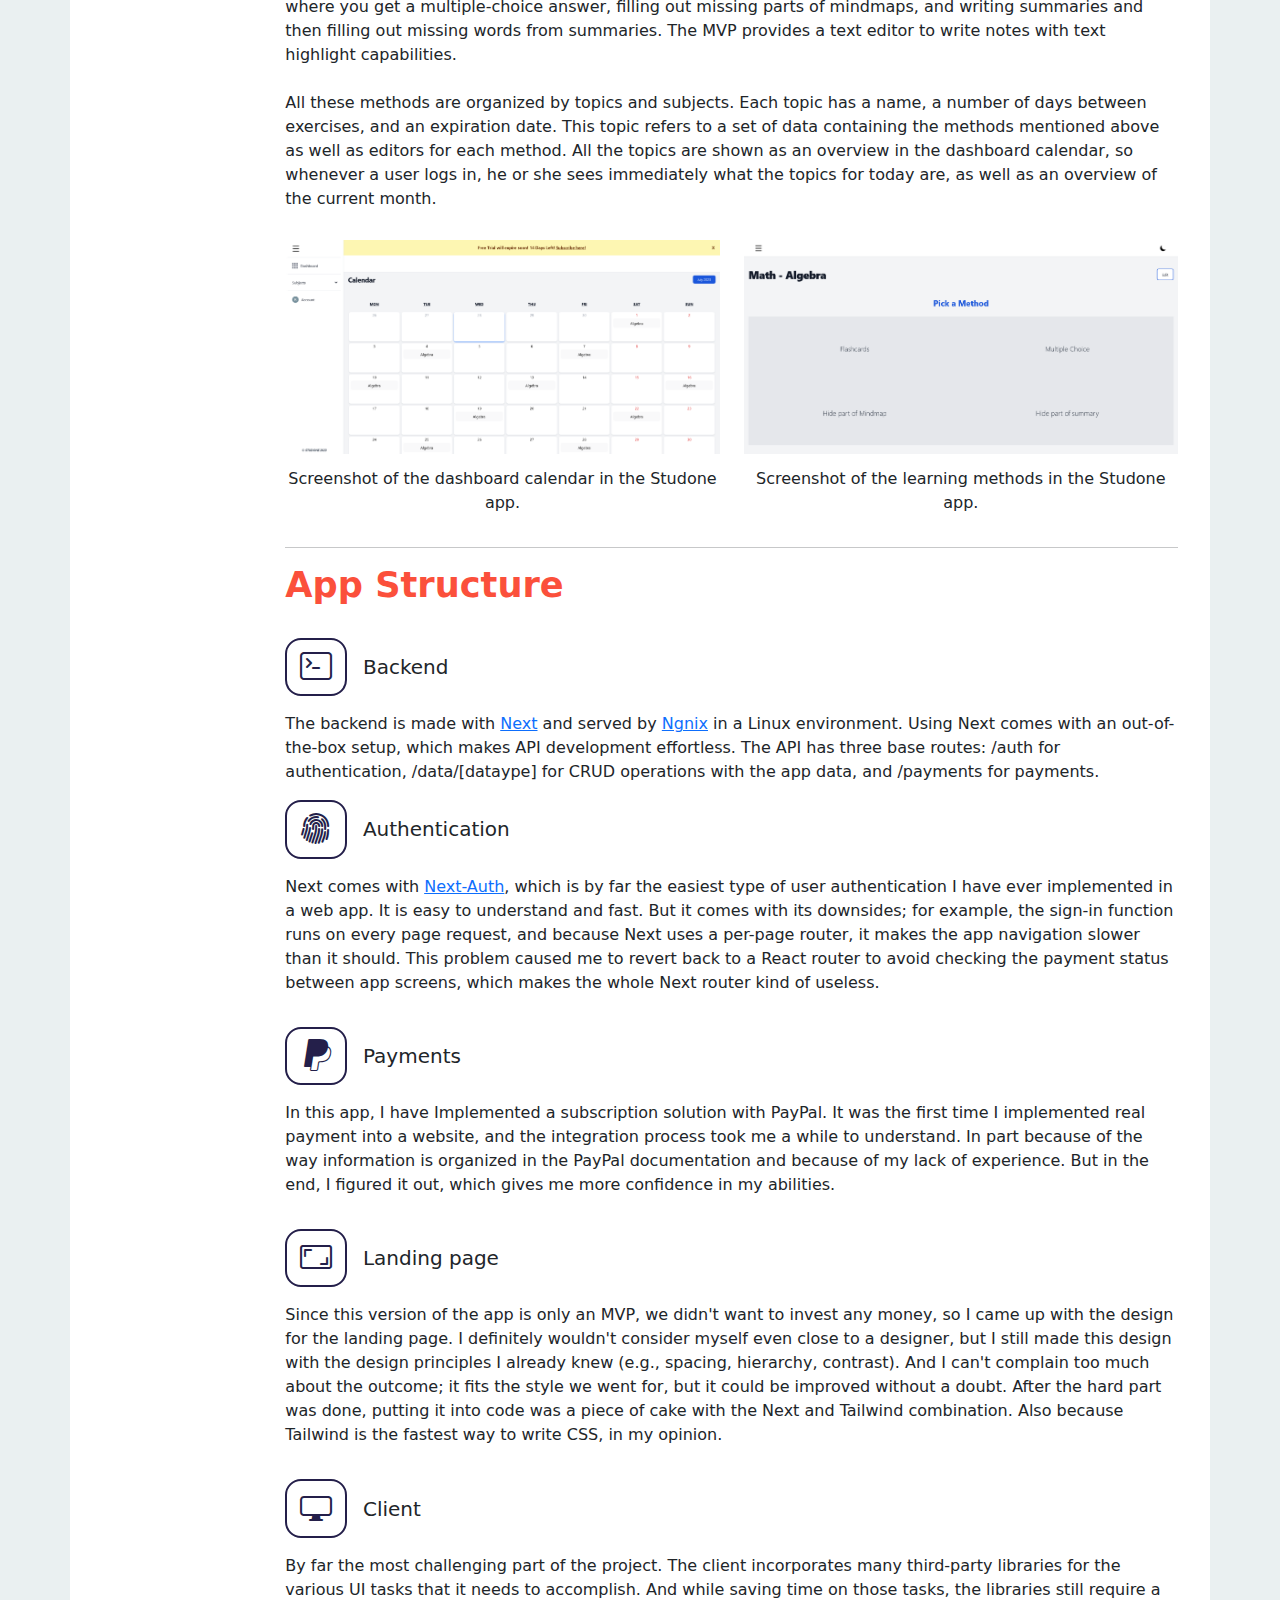
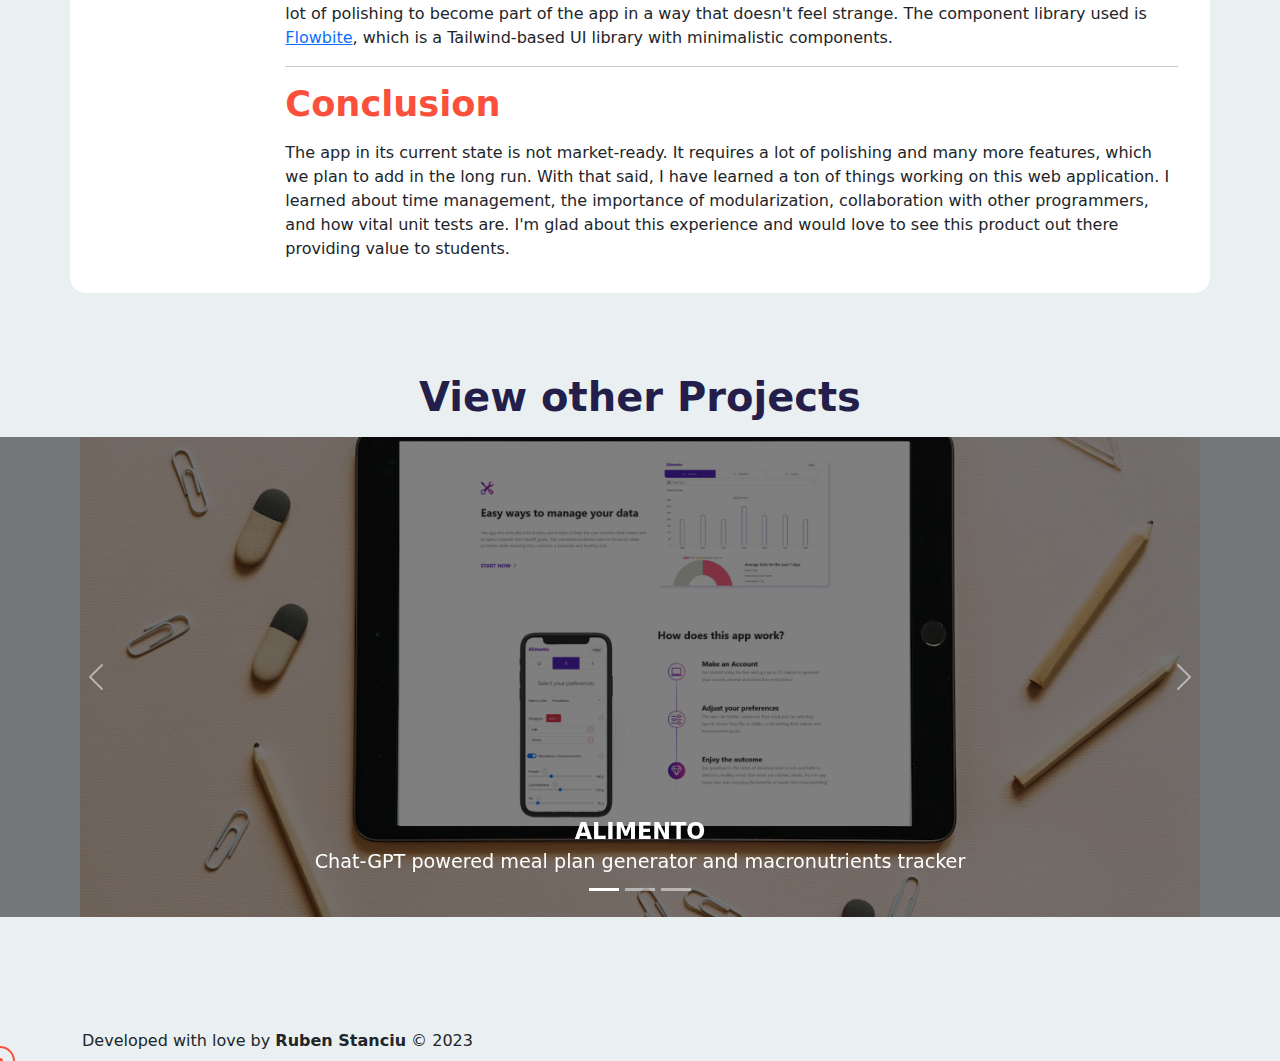
<file: blogs/studone.html>
<!DOCTYPE html>
<html lang="en">
	<head>
		<meta charset="UTF-8" />
		<meta name="viewport" content="width=device-width, initial-scale=1.0" />
		<title>Ruben Stanciu - Studone</title>
		<meta name="description" content="Studone's development explained" />
		<link rel="stylesheet" href="../css/bootstrap-icons.min.css" />
		<link rel="stylesheet" href="../css/bootstrap.min.css" />
		<link rel="stylesheet" href="../css/blogs.css" />
		<script src="../js/intersection-observer.js"></script>
		<script src="../js/functions.js"></script>
	</head>

	<body>
		<main>
			<!-- BEGIN NAVBAR -->
			<nav id="navbar" class="navbar navbar-light bg-light">
				<div
					class="container d-flex justify-content-between align-items-center"
				>
					<a
						data-hover="true"
						class="navbar-logo"
						href="/"
						data-hover="true"
						>.Rs</a
					>
				</div>
			</nav>
			<!-- END NAVBAR -->

			<article class="container-md main-article">
				<div class="main-article__header">
					<h4 class="main-article__header__name">Studone</h4>
					<h6 class="main-article__header__date">
						20 June 2023
						<small>NEW</small>
					</h6>
				</div>
				<hr />
				<div class="row">
					<nav class="col-lg-2 main-article__nav">
						<dl class="main-article__nav__list">
							<dt>In this article</dt>
							<dd>
								<a data-hover="true" href="#tech-stack">
									Tech Stack
								</a>
							</dd>
							<dd>
								<a data-hover="true" href="#how-it-started"
									>How It Started</a
								>
							</dd>
							<dd>
								<a data-hover="true" href="#features"
									>Main Features</a
								>
							</dd>
							<dd>
								<a data-hover="true" href="#structure"
									>App Structure</a
								>
							</dd>
							<dd>
								<a data-hover="true" href="#conclusion"
									>Conclusion</a
								>
							</dd>
						</dl>
						<dl class="main-article__nav__list">
							<dt>External links</dt>
							<dd>
								<a
									data-hover="true"
									target="_blank"
									href="https://www.rubenstanciu.com/studone"
								>
									Live Demo
									<i class="bi bi-box-arrow-up-right"></i>
								</a>
							</dd>
							<dd>
								<a
									data-hover="true"
									target="_blank"
									href="https://github.com/stanciuruben/studone"
								>
									Source Code
									<i class="bi bi-box-arrow-up-right"></i>
								</a>
							</dd>
							<dd>
								<a
									data-hover="true"
									target="_blank"
									href="https://www.rubenstanciu.com"
								>
									Homepage
									<i class="bi bi-box-arrow-up-right"></i>
								</a>
							</dd>
						</dl>
					</nav>
					<div class="col-lg-10 relative d-flex flex-column gap-3">
						<h1 class="main-article__title">
							Study enhancement web application.
						</h1>
						<h4 class="main-article__author">by Ruben Stanciu</h4>
						<hr />
						<dl id="tech-stack" class="main-article__tech-stack">
							<dt>Tech stack:</dt>
							<dd>Typescript</dd>
							<dd>Next</dd>
							<dd>Sql</dd>
							<dd>Tailwind</dd>
						</dl>
						<hr />
						<img
							class="main-article__img"
							src="../img/studone-mockup.jpg"
							alt=""
						/>
						<hr />
						<h2 id="how-it-started" class="main-article__subtitle">
							How it started
						</h2>
						<p>
							This app idea wasn't mine. A few months ago, I met a
							stranger from the other side of the globe on a
							Discord server. He had this vision of an app that
							helps students learn more efficiently and organize
							their time so that they can spend less time
							learning. I thought that it was a cool idea, so I
							joined to create an MVP and test it out. The purpose
							of this app is to give the user multiple attested
							learning techniques and group them under one
							umbrella while keeping it simple. There are many
							productivity apps of this type; the most famous one
							is Notion. While Notion offers tools to use the same
							learning techniques as Studone, it's much harder to
							set up. Studone has all of these features right out
							of the box. So with the motivation to help students
							and create useful software, our journey started with
							designing and developing the MVP.
						</p>
						<hr />
						<div class="row">
							<figure class="col-md">
								<img
									class="main-article__img"
									src="../img/studone-1.png"
									alt=""
								/>
								<figcaption>
									Screenshot of the mindmap editor in the
									Studone app in full screen on a desktop
									device.
								</figcaption>
							</figure>
							<figure class="col-md mt-4 mt-md-0">
								<img
									class="main-article__img"
									src="../img/studone-2.png"
									alt=""
								/>
								<figcaption>
									Screenshot of the summary editor tab in the
									Studone app, full screen on a desktop
									device.
								</figcaption>
							</figure>
						</div>
						<hr />
						<h2 id="features" class="main-article__subtitle">
							Main Features
						</h2>
						<p>
							The MVP has four main learning methods: learning
							using flashcards based on active recall, quiz-type
							learning where you get a multiple-choice answer,
							filling out missing parts of mindmaps, and writing
							summaries and then filling out missing words from
							summaries. The MVP provides a text editor to write
							notes with text highlight capabilities.
							<br /><br />
							All these methods are organized by topics and
							subjects. Each topic has a name, a number of days
							between exercises, and an expiration date. This
							topic refers to a set of data containing the methods
							mentioned above as well as editors for each method.
							All the topics are shown as an overview in the
							dashboard calendar, so whenever a user logs in, he
							or she sees immediately what the topics for today
							are, as well as an overview of the current month.
						</p>
						<div class="row">
							<figure class="col-md">
								<img
									class="main-article__img--contain"
									src="../img/studone-4.png"
									alt=""
								/>
								<figcaption class="text-center">
									Screenshot of the dashboard calendar in the
									Studone app.
								</figcaption>
							</figure>
							<figure class="col-md mt-4 mt-md-0">
								<img
									class="main-article__img--contain"
									src="../img/studone-3.png"
									alt=""
								/>
								<figcaption class="text-center">
									Screenshot of the learning methods in the
									Studone app.
								</figcaption>
							</figure>
						</div>
						<hr />
						<h2 id="structure" class="main-article__subtitle mb-3">
							App Structure
						</h2>
						<div class="d-flex align-items-center">
							<i
								class="bi bi-terminal main-article__icon me-3"
							></i>
							<h5 class="mb-0">Backend</h5>
						</div>
						<p>
							The backend is made with
							<a
								data-hover="true"
								target="_blank"
								href="https://nextjs.org/"
								>Next</a
							>
							and served by
							<a
								data-hover="true"
								target="_blank"
								href="https://nginx.org/en/"
								>Ngnix</a
							>
							in a Linux environment. Using Next comes with an
							out-of-the-box setup, which makes API development
							effortless. The API has three base routes: /auth for
							authentication, /data/[dataype] for CRUD operations
							with the app data, and /payments for payments.
						</p>
						<div class="d-flex align-items-center">
							<i
								class="bi bi-fingerprint main-article__icon me-3"
							></i>
							<h5 class="mb-0">Authentication</h5>
						</div>
						<p class="mb-3">
							Next comes with
							<a
								href="https://next-auth.js.org/"
								data-hover="true"
								target="_blank"
								>Next-Auth</a
							>, which is by far the easiest type of user
							authentication I have ever implemented in a web app.
							It is easy to understand and fast. But it comes with
							its downsides; for example, the sign-in function
							runs on every page request, and because Next uses a
							per-page router, it makes the app navigation slower
							than it should. This problem caused me to revert
							back to a React router to avoid checking the payment
							status between app screens, which makes the whole
							Next router kind of useless.
						</p>
						<div class="d-flex align-items-center">
							<i class="bi bi-paypal main-article__icon me-3"></i>
							<h5 class="mb-0">Payments</h5>
						</div>
						<p class="mb-3">
							In this app, I have Implemented a subscription
							solution with PayPal. It was the first time I
							implemented real payment into a website, and the
							integration process took me a while to understand.
							In part because of the way information is organized
							in the PayPal documentation and because of my lack
							of experience. But in the end, I figured it out,
							which gives me more confidence in my abilities.
						</p>
						<div class="d-flex align-items-center">
							<i
								class="bi bi-aspect-ratio main-article__icon me-3"
							></i>
							<h5 class="mb-0">Landing page</h5>
						</div>
						<p class="mb-3">
							Since this version of the app is only an MVP, we
							didn't want to invest any money, so I came up with
							the design for the landing page. I definitely
							wouldn't consider myself even close to a designer,
							but I still made this design with the design
							principles I already knew (e.g., spacing, hierarchy,
							contrast). And I can't complain too much about the
							outcome; it fits the style we went for, but it could
							be improved without a doubt. After the hard part was
							done, putting it into code was a piece of cake with
							the Next and Tailwind combination. Also because
							Tailwind is the fastest way to write CSS, in my
							opinion.
						</p>
						<div class="d-flex align-items-center">
							<i
								class="bi bi-display main-article__icon me-3"
							></i>
							<h5 class="mb-0">Client</h5>
						</div>
						<p>
							By far the most challenging part of the project. The
							client incorporates many third-party libraries for
							the various UI tasks that it needs to accomplish.
							And while saving time on those tasks, the libraries
							still require a lot of polishing to become part of
							the app in a way that doesn't feel strange. The
							component library used is
							<a
								href="https://flowbite.com/"
								target="_blank"
								data-hover="true"
								>Flowbite</a
							>, which is a Tailwind-based UI library with
							minimalistic components.
						</p>
						<hr />
						<h2 id="conclusion" class="main-article__subtitle">
							Conclusion
						</h2>
						<p>
							The app in its current state is not market-ready. It
							requires a lot of polishing and many more features,
							which we plan to add in the long run. With that
							said, I have learned a ton of things working on this
							web application. I learned about time management,
							the importance of modularization, collaboration with
							other programmers, and how vital unit tests are. I'm
							glad about this experience and would love to see
							this product out there providing value to students.
						</p>
					</div>
				</div>
			</article>

			<section class="carousel-container">
				<h2 class="carousel-title">View other Projects</h2>
				<div id="carouselExampleDark" class="carousel slide">
					<div class="carousel-inner">
						<div
							class="carousel-item active"
							data-bs-interval="10000"
						>
							<img
								src="../img/alimento-mockup.jpg"
								class="carousel-item-img"
								alt="..."
							/>
							<a
								data-hover="true"
								href="alimento.html"
								class="carousel-caption"
							>
								<strong>Alimento</strong>
								<span
									>Chat-GPT powered meal plan generator and
									macronutrients tracker</span
								>
							</a>
						</div>
						<div class="carousel-item" data-bs-interval="2000">
							<img
								src="../img/dezvu-mockup.jpg"
								class="carousel-item-img"
								alt="..."
							/>
							<a
								data-hover="true"
								href="dezvu.html"
								class="carousel-caption"
							>
								<strong>Dezvu</strong>
								<span
									>A landingpage for a marketing agency</span
								>
							</a>
						</div>
						<div class="carousel-item">
							<img
								src="../img/drivenow-mockup.jpg"
								class="carousel-item-img"
								alt="..."
							/>
							<a
								data-hover="true"
								href="drivenow.html"
								class="carousel-caption"
							>
								<strong>Drivenow</strong>
								<span
									>A landingpage for car rental company</span
								>
							</a>
						</div>
					</div>
					<div class="carousel-indicators">
						<button
							data-hover="true"
							type="button"
							data-bs-target="#carouselExampleDark"
							data-bs-slide-to="0"
							class="active"
							aria-current="true"
							aria-label="Slide 1"
						></button>
						<button
							data-hover="true"
							type="button"
							data-bs-target="#carouselExampleDark"
							data-bs-slide-to="1"
							aria-label="Slide 2"
						></button>
						<button
							data-hover="true"
							type="button"
							data-bs-target="#carouselExampleDark"
							data-bs-slide-to="2"
							aria-label="Slide 3"
						></button>
					</div>
					<button
						data-hover="true"
						class="carousel-control-prev"
						type="button"
						data-bs-target="#carouselExampleDark"
						data-bs-slide="prev"
					>
						<span
							class="carousel-control-prev-icon"
							aria-hidden="true"
						></span>
						<span class="visually-hidden">Previous</span>
					</button>
					<button
						data-hover="true"
						class="carousel-control-next"
						type="button"
						data-bs-target="#carouselExampleDark"
						data-bs-slide="next"
					>
						<span
							class="carousel-control-next-icon"
							aria-hidden="true"
						></span>
						<span class="visually-hidden">Next</span>
					</button>
				</div>
			</section>

			<footer class="py-2">
				<p class="container pt-4">
					Developed with love by <strong>Ruben Stanciu</strong> © 2023
				</p>
			</footer>
		</main>

		<a
			data-bs-toggle="tooltip"
			data-bs-placement="left"
			data-bs-title="Back to top"
			href="#"
			data-hover="true"
			id="back-to-top"
			aria-label="Back to top"
		>
			<i class="bi bi-chevron-up"></i>
		</a>

		<!-- START CURSOR -->
		<div id="cursor-1"></div>
		<div id="cursor-2"></div>
		<!-- END CURSOR -->

		<script src="../js/bootstrap-bundle.min.js"></script>
		<script src="../js/main.js"></script>
	</body>
</html>
</file>
<file: css/main.css>
:root {
	font-family: Inter, Avenir, Helvetica, Arial, sans-serif;

	--white: #ffffff;
	--white-3: rgba(255, 255, 255, 0.3);
	--white-5: rgba(255, 255, 255, 0.5);
	--white-8: rgba(255, 255, 255, 0.8);
	--lightgray: #c9c9c9;
	--black: #000000;
	--black-2: rgba(0, 0, 0, 0.2);
	--black-3: rgba(0, 0, 0, 0.3);
	--black-5: rgba(0, 0, 0, 0.5);
	--black-8: rgba(0, 0, 0, 0.8);
	--primary: #241f4a;
	--secondary: #fb503b;
	--secondary-5: rgba(251, 80, 59, 0.5);
}

body {
	background-color: var(--white);
}

main {
	position: relative;
	z-index: 1;
}

/* TYPOGRAPHY */

.heading-1 {
	color: var(--secondary);
	font-size: 2.7rem;
	font-weight: 600;
}

.navbar-logo {
	color: var(--secondary);
	user-select: none;
	text-decoration: none;
	font-size: 2rem;
	font-weight: 700;
}

.navbar {
	z-index: 998 !important;
	width: 100% !important;
}

/* START BANNER */

.main-banner {
	max-width: 1920px;
	margin: 0 auto;
	background-image: url(../img/banner-bg.jpg);
	background-size: cover;
	background-position: center center;
	background-repeat: no-repeat;
	padding: 10rem 0;
	position: relative;
	overflow: hidden;
}

.main-banner-overlay {
	position: absolute;
	top: 0;
	right: 0;
	opacity: 0.5;
}

.main-banner-overlay--1 {
	position: absolute;
	top: 5rem;
	right: 1rem;
}

.main-banner-overlay--2 {
	position: absolute;
	top: 15rem;
	right: 1rem;
}

.main-title__leaf--1 {
	color: var(--secondary);
	font-size: 1.8rem;
	font-weight: 600;
}

.main-title__leaf--2 {
	color: var(--white);
	font-size: 5rem;
	font-weight: 600;
	margin-left: -0.3rem;
}

.main-subtitle {
	color: var(--white);
	font-size: 1.8rem;
	font-weight: 600;
}

.main-img-container {
	position: relative;
	max-width: 25rem;
	padding: 1rem;
	background-color: var(--white);
	background-image: linear-gradient(to top, var(--black-5), var(--white-3));
	border-radius: 1rem;
	margin: 0 auto;
}

@keyframes rotate-transformed {
	0% {
		transform: translate(-50%, 50%) rotate(0deg);
	}
	100% {
		transform: translate(-50%, 50%) rotate(360deg);
	}
}

.main-img-text {
	position: absolute;
	bottom: 0;
	left: 0;
	transform: translate(-50%, 50%);
	animation: rotate-transformed 10s linear infinite;
}

@media screen and (max-width: 1200px) {
	.main-title__leaf--2 {
		font-size: 4rem;
	}

	.main-subtitle,
	.main-title__leaf--1 {
		font-size: 1.6rem;
	}
}

@media screen and (max-width: 991px) {
	.main-title,
	.main-subtitle,
	.main-cta {
		text-align: center;
	}
}

@media screen and (max-width: 582px) {
	.main-title__leaf--2 {
		font-size: 2.6rem;
	}

	.main-subtitle,
	.main-title__leaf--1 {
		font-size: 1.4rem;
	}
}

/* END BANNER */

/* START SKILLS */

.skills {
	margin: 0 auto;
	padding: 5rem 0;
}

.skills .skills-grid {
	box-sizing: border-box;
	margin-bottom: -2px;
	overflow: hidden;
	padding: 0;
	background-color: var(--white-5);
	border-radius: 1rem;
}

.skills .skills-grid .row {
	margin-bottom: -2px;
	justify-content: center;
	align-items: center;
}

.skills .skills-grid .row .skills-grid-item {
	box-sizing: border-box;
	width: 20%;
	height: 8rem;
	padding: 2rem 0;
	border: 2px solid var(--lightgray);
	margin-left: -2px;
	margin-top: -2px;
}

.skills .skills-grid .row .skills-grid-item img {
	max-width: 6rem;
	height: 3.5rem;
}

.skills .skills-grid .row .skills-grid-item figcaption {
	text-align: center;
	margin-top: 0.5rem;
	display: none;
}

.skills .skills-grid .row .skills-grid-item.opacity img {
	opacity: 0.5;
}

.skills .skills-grid .row .skills-grid-item img {
	display: block;
	margin: 0 auto;
	opacity: 1;
	filter: grayscale(100);
	transition: opacity 0.3s ease, filter 0.3s ease;
}

.skills .skills-grid .row .skills-grid-item:hover img,
.skills .skills-grid .row .skills-grid-item:focus img {
	filter: grayscale(0);
	opacity: 1;
}

@media screen and (max-width: 991px) {
	.skills .skills-grid .row .skills-grid-item {
		width: 33.3333%;
	}

	.skills .skills-grid .row .skills-grid-item img,
	.skills .skills-grid .row .skills-grid-item.opacity img {
		filter: grayscale(0);
		opacity: 1;
	}

	.skills .skills-grid .row .skills-grid-item figcaption {
		display: block;
	}
}

@media screen and (max-width: 582px) {
	.skills .skills-grid .row .skills-grid-item {
		width: 50%;
	}
}

/* END SKILLS */

/* START ABOUT */

.about {
	margin: 0 auto;
	padding: 5rem 0;
}

.about__img {
	position: relative;
}

.about .about__img .about__img__1 {
	width: 100%;
}

.about .about__img .about__img__2 {
	width: 50%;
	position: absolute;
	bottom: -2.5rem;
	left: -2.5rem;
}

.about .about__content .about__content__heading {
	margin-bottom: 2rem;
}

/* END ABOUT */

/* START PORTFOLIO */

.portfolio {
	margin: 0 auto;
	padding: 5rem 0;
}

.portfolio__projects__item {
	position: relative;
	height: 25rem;
	border-radius: 1rem;
	box-shadow: 0rem 0rem 1rem var(--black-3);
	overflow: hidden;
}

.portfolio__projects__item__img {
	position: absolute;
	top: 0;
	left: 0;
	width: 100%;
	height: 100%;
	object-fit: cover;
}

.portfolio__projects__item__content {
	display: flex;
	flex-direction: column;
	justify-content: space-between;
	position: absolute;
	top: 100%;
	left: 0;
	width: 100%;
	height: 100%;
	background-color: var(--lightgray);
	padding: 2rem;
	transition: top 0.3s ease;
}

.portfolio__projects__item:hover > .portfolio__projects__item__content,
.portfolio__projects__item:focus > .portfolio__projects__item__content,
.portfolio__projects__item:focus-within > .portfolio__projects__item__content {
	top: 0;
}

.portfolio__projects__item__content__heding {
	font-size: 1.2rem;
	font-weight: 600;
	letter-spacing: 0.1rem;
	color: var(--secondary);
}

.portfolio__projects__item__content__descripition {
	font-size: 2rem;
	font-weight: 400;
	letter-spacing: 0.1rem;
	color: var(--black);
}

@media screen and (max-width: 992px) {
	.portfolio__projects .row {
		width: 100%;
		margin: 0 auto;
	}
}

@media screen and (max-width: 582px) {
	.portfolio__projects__item {
		margin: 0 auto;
		width: calc(100% - 2rem);
	}

	.portfolio__projects__item__content__descripition {
		font-size: 1.3rem;
	}
}

/* END PORTFOLIO */

/* START CONTACT */

.contact {
	margin: 5rem auto;
	padding: 5rem;
	background-image: linear-gradient(to right, #ffc1df, #deecff);
	border-radius: 1rem;
}

.contact__img {
	width: 100%;
}

.c-form__label {
	display: block;
	text-transform: uppercase;
	font-size: 0.8rem;
	margin-top: 1rem;
	margin-bottom: 0.5rem;
	margin-left: 0.5rem;
	font-weight: 700;
}

.c-form__input {
	display: block;
	width: 100%;
	resize: none;
	padding: 0.5rem;
	border-radius: 1rem;
	border: none;
}

.c-submit {
	margin-top: 1rem;
	display: block;
	width: 100%;
	background-color: var(--secondary);
	color: var(--white);
	border-radius: 1rem;
	text-transform: uppercase;
	font-weight: 700;
}

.c-submit:hover {
	color: var(--white);
	background-color: var(--primary);
}

.contact__info {
	margin-top: 5rem;
	margin-bottom: 0;
}

.contact__info__item {
	color: var(--black);
	font-size: 1.2rem;
	text-decoration: none;
	font-weight: 600;
	display: flex;
	align-items: center;
	justify-content: center;
}

.contact__info__item i {
	font-size: 2rem;
	margin-right: 1rem;
}

#contact-modal {
	max-width: 30rem;
	background-color: var(--white);
	border: none;
}

#contact-modal::backdrop {
	background-color: rgba(0, 0, 0, 0.5);
}

@media screen and (max-width: 992px) {
	.contact__img {
		display: none;
	}

	.contact__info__item {
		justify-content: start;
		font-size: 1rem;
	}

	.contact__info__item i {
		font-size: 1.3rem;
	}
}

@media screen and (max-width: 582px) {
	.contact {
		width: calc(100% - 2rem);
		margin: 1rem;
		margin-bottom: 5rem;
		padding: 1rem;
	}

	.contact__info {
		margin-top: 1rem;
		margin-bottom: 1rem;
	}
}

/* END CONTACT */

/* START FOOTER */

footer {
	color: var(--white);
	background-color: var(--primary);
}

/* END FOOTER */

/* START WATERMARKS */

#watermarks-container {
	display: block;
	position: fixed;
	top: 0;
	left: 0;
	width: 100%;
	height: 300rem;
	z-index: -1;
}

#watermark-1 {
	position: absolute;
	top: 25%;
	left: 0;
	width: 25%;
	height: 20rem;
	background-color: #ffc1df;
	border-top-right-radius: 1rem;
	border-bottom-right-radius: 1rem;
}

#watermark-2 {
	position: absolute;
	top: 15%;
	right: 0;
	width: 20%;
	min-width: 15rem;
	height: 35rem;
	background-color: #8499f4;
	border-top-left-radius: 1rem;
	border-bottom-left-radius: 1rem;
}

#watermark-3 {
	position: absolute;
	top: 48%;
	right: 0;
	width: 30%;
	min-width: 20rem;
	height: 25rem;
	background-color: #fed3ce;
	border-top-left-radius: 1rem;
	border-bottom-left-radius: 1rem;
}

#watermark-4 {
	position: absolute;
	bottom: 5%;
	left: 0;
	width: 20%;
	min-width: 15rem;
	height: 45rem;
	background-color: #241f4a;
	border-top-right-radius: 1rem;
	border-bottom-right-radius: 1rem;
}

@media screen and (max-width: 582px) {
	#watermarks-container {
		opacity: 0.5;
		height: 400rem;
	}
}

/* END WATERMARKS */

/* START CURSOR */

@media screen and (min-width: 992px) {
	#cursor-1 {
		pointer-events: none;
		z-index: 1000;
		position: fixed;
		width: 6px;
		height: 6px;
		border-radius: 50%;
		background-color: var(--secondary);
		transform: translate(-50%, -50%);
		transition: width 0.3s ease, height 0.3s ease,
			background-color 0.3s ease;
	}

	#cursor-1.hover-version {
		width: 90px;
		height: 90px;
		border-radius: 50%;
		border: 0;
		background-color: var(--secondary-5);
		display: flex;
		align-items: center;
		justify-content: center;
		text-transform: uppercase;
		color: var(--white);
		font-weight: 700;
		font-size: 0.9rem;
	}

	#cursor-2 {
		pointer-events: none;
		z-index: 999;
		position: fixed;
		width: 30px;
		height: 30px;
		border-radius: 50%;
		border: 2px solid var(--secondary);
		transform: translate(-50%, -50%);
	}
}

/* END CURSOR */
</file>
<file: css/blogs.css>
:root {
	font-family: Inter, Avenir, Helvetica, Arial, sans-serif;

	--white: #ffffff;
	--white-3: rgba(255, 255, 255, 0.3);
	--white-5: rgba(255, 255, 255, 0.5);
	--white-8: rgba(255, 255, 255, 0.8);
	--lightgray: #c9c9c9;
	--lightgray-2: #eaf0f1;
	--black: #000000;
	--black-2: rgba(0, 0, 0, 0.2);
	--black-3: rgba(0, 0, 0, 0.3);
	--black-5: rgba(0, 0, 0, 0.5);
	--black-8: rgba(0, 0, 0, 0.8);
	--primary: #241f4a;
	--secondary: #fb503b;
	--secondary-5: rgba(251, 80, 59, 0.5);
}

body {
	background-color: var(--lightgray-2);
}

main {
	position: relative;
	z-index: 1;
}

hr,
p,
h1,
h2,
h3,
h4,
h5,
h6 {
	margin: 0;
}

.navbar-logo {
	color: var(--secondary);
	user-select: none;
	text-decoration: none;
	font-size: 2rem;
	font-weight: 700;
}

.navbar {
	z-index: 998 !important;
	width: 100% !important;
}

/* MAIN ARTICLE */

.main-article {
	margin: 3rem auto;
	padding: 2rem;
	background-color: var(--white);
	min-height: 100vh;
	border-radius: 1rem;
}

.main-article__header {
	display: flex;
	justify-content: space-between;
	align-items: center;
	margin-bottom: 1rem;
}

.main-article__header__date {
	color: var(--lightgray);
	display: flex;
	align-items: center;
}

.main-article__header__date small {
	margin-left: 0.5rem;
	padding: 0.3rem;
	font-size: 0.7rem;
	border: 1px solid var(--lightgray);
	border-radius: 0.3rem;
}

.main-article__header__name {
	font-size: 1.3rem;
	color: var(--secondary);
	font-weight: 600;
}

.main-article__title {
	margin-top: 1rem;
	font-size: 3rem;
	font-weight: 600;
	text-decoration: underline;
}

.main-article__author {
	color: var(--lightgray);
	font-weight: 700;
}

.main-article__subtitle {
	font-weight: 700;
	font-size: 2.2rem;
	color: var(--secondary);
	margin-bottom: 1rem;
	margin: 0;
	margin-top: -1rem;
	padding-top: 1rem;
}

.main-article__img {
	width: 100%;
	height: 20rem;
	object-fit: cover;
	object-position: center center;
}

.main-article__img--contain {
	width: 100%;
	height: 15rem;
	object-fit: contain;
}

.main-article__tech-stack {
	display: flex;
	justify-content: start;
	align-items: center;
	flex-wrap: wrap;
	gap: 1rem;
	margin-bottom: 0;
	margin-top: -1rem;
	padding-top: 1rem;
}

.main-article__tech-stack dt {
	font-size: 1.3rem;
	color: var(--secondary);
}

.main-article__nav {
	height: fit-content;
	display: block;
	position: sticky;
	top: 1rem;
	margin-top: 1rem;
	background-color: var(--white);
	z-index: 100;
}

.main-article__nav__list dd a {
	color: var(--black-8);
	text-decoration: none;
}

.main-article__nav__list dt {
	text-transform: uppercase;
	font-size: 0.9rem;
	margin-top: 1rem;
	margin-bottom: 0.5rem;
}

.main-article__nav__list dd a:hover,
.main-article__nav__list dd a:active,
.main-article__nav__list dd a:focus {
	color: var(--black);
	text-decoration: underline;
}

.main-article__tech-stack dd {
	margin-bottom: 0;
}

.main-article__icon {
	display: inline-block;
	padding: 0.2rem 0.8rem;
	font-size: 2rem;
	color: var(--primary);
	border: 2px solid var(--primary);
	border-radius: 1rem;
}

@media screen and (max-width: 991px) {
	.main-article__nav {
		position: static;
		top: 0;
		margin-bottom: 1rem;
	}
}

@media screen and (max-width: 582px) {
	.main-article__title {
		font-size: 2rem;
	}
}

.carousel-container {
	position: relative;
	margin: 5rem auto;
}

.carousel-title {
	text-align: center;
	font-size: 2.5rem;
	margin: 1rem 0;
	font-weight: 700;
	color: var(--primary);
}

.carousel {
	position: relative;
	height: 30rem;
}

.carousel-inner {
	width: auto;
	height: 100%;
}

.carousel-inner .carousel-item {
	position: relative;
	height: 100%;
	overflow: hidden;
}

.carousel-inner .carousel-item::after {
	content: '';
	display: block;
	width: 100%;
	height: 100%;
	position: absolute;
	top: 0;
	left: 0;
	background-color: var(--black-5);
}

.carousel-inner .carousel-item .carousel-caption {
	z-index: 1;
	text-decoration: none;
	cursor: pointer;
}

.carousel-inner .carousel-item .carousel-caption strong {
	display: block;
	font-size: 1.4rem;
	text-transform: uppercase;
}

.carousel-inner .carousel-item .carousel-caption span {
	font-size: 1.2rem;
}

.carousel-inner .carousel-item .carousel-caption:hover,
.carousel-inner .carousel-item .carousel-caption:focus {
	color: var(--lightgray);
}

.carousel-inner .carousel-item .carousel-item-img {
	display: block;
	margin: 0 auto;
	width: 100%;
	max-width: 70rem;
	height: 100%;
	object-fit: cover;
	object-position: center center;
}

/* START CURSOR */

@media screen and (min-width: 992px) {
	#cursor-1 {
		pointer-events: none;
		z-index: 1000;
		position: fixed;
		width: 6px;
		height: 6px;
		border-radius: 50%;
		background-color: var(--secondary);
		transform: translate(-50%, -50%);
		transition: width 0.3s ease, height 0.3s ease,
			background-color 0.3s ease;
	}

	#cursor-1.hover-version {
		width: 60px;
		height: 60px;
		border-radius: 50%;
		border: 0;
		background-color: var(--secondary-5);
		display: flex;
		align-items: center;
		justify-content: center;
		text-transform: uppercase;
		color: var(--white);
		font-weight: 700;
		font-size: 0.9rem;
	}

	#cursor-2 {
		pointer-events: none;
		z-index: 999;
		position: fixed;
		width: 30px;
		height: 30px;
		border-radius: 50%;
		border: 2px solid var(--secondary);
		transform: translate(-50%, -50%);
	}
}

/* END CURSOR */

@keyframes slide-up-sm {
	0% {
		transform: translateY(15px);
	}
	100% {
		transform: translateY(0);
	}
}

#back-to-top {
	position: fixed;
	bottom: 3rem;
	right: 3rem;
	z-index: 800;
	font-size: 2rem;
	color: var(--black);
	background-color: var(--white);
	padding: 0 0.5rem;
	border-radius: 50%;
	animation: slide-up-sm 0.3s ease;
}

#back-to-top:hover {
	background-color: var(--primary);
	color: var(--white);
}

@media screen and (max-width: 582px) {
	#back-to-top {
		bottom: 2rem;
		right: 2rem;
	}
}
</file>
